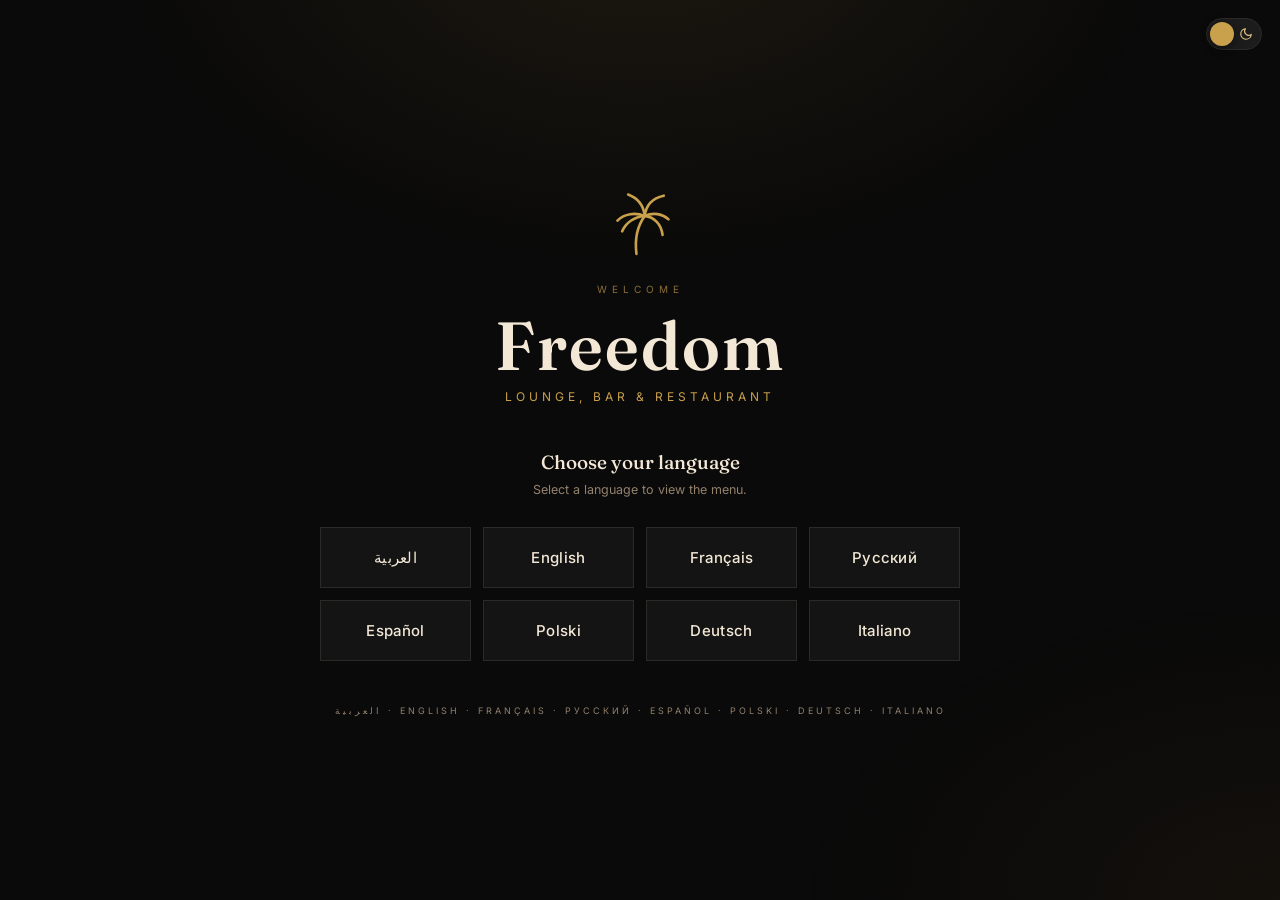
<file: index.html>
<!DOCTYPE html>
<html lang="en" id="htmlRoot">
<head>
<meta charset="UTF-8">
<meta name="viewport" content="width=device-width,initial-scale=1,viewport-fit=cover">
<meta name="theme-color" content="#0a0a0a" id="themeColorMeta">
<title>Freedom — Lounge, Bar &amp; Restaurant</title>
<link rel="stylesheet" href="style.css">
<script>
  (function () {
    var t = localStorage.getItem('freedom_theme') === 'light' ? 'light' : 'dark';
    document.documentElement.setAttribute('data-theme', t);
  })();
</script>
<style>
  /* Shown for the moment between tapping a language and the menu page
     taking over, so that tap feels responsive instead of dead —
     especially noticeable on a slow connection. */
  #pageLoader {
    position:fixed; inset:0; z-index:9999;
    display:flex; flex-direction:column; align-items:center; justify-content:center; gap:22px;
    background:#0a0a0a;
    opacity:0; visibility:hidden; pointer-events:none;
    transition:opacity .3s ease, visibility .3s ease;
  }
  :root[data-theme="light"] #pageLoader { background:#faf6ef; }
  #pageLoader.loader-visible { opacity:1; visibility:visible; pointer-events:all; }
  #pageLoader .loader-icon {
    width:46px; height:46px; color:#c9a04b;
    animation:loaderPulse 1.6s ease-in-out infinite;
  }
  :root[data-theme="light"] #pageLoader .loader-icon { color:#a97a2e; }
  #pageLoader .loader-bar {
    width:120px; height:3px; border-radius:3px; overflow:hidden;
    background:rgba(201,160,75,.18);
  }
  #pageLoader .loader-bar::after {
    content:''; display:block; width:40%; height:100%; border-radius:3px;
    background:#c9a04b;
    animation:loaderSlide 1.1s ease-in-out infinite;
  }
  :root[data-theme="light"] #pageLoader .loader-bar { background:rgba(169,122,46,.18); }
  :root[data-theme="light"] #pageLoader .loader-bar::after { background:#a97a2e; }
  @keyframes loaderPulse { 0%,100%{ opacity:.55; transform:scale(.94); } 50%{ opacity:1; transform:scale(1); } }
  @keyframes loaderSlide { 0%{ transform:translateX(-110%); } 100%{ transform:translateX(360%); } }
  #pageLoader .loader-msg {
    font-family:'Inter', sans-serif; font-size:14px; color:#cdb99c; text-align:center;
    max-width:260px; line-height:1.5;
  }
  #pageLoader .loader-retry {
    font-family:'Inter', sans-serif; font-size:14px; font-weight:600;
    color:#0a0a0a; background:#c9a04b; border:none; border-radius:8px;
    padding:10px 22px; cursor:pointer;
  }
  :root[data-theme="light"] #pageLoader .loader-retry { color:#faf6ef; background:#a97a2e; }
  #pageLoader.loader-error .loader-icon,
  #pageLoader.loader-error .loader-bar { display:none; }
</style>
</head>
<body>

<div id="pageLoader" aria-hidden="true">
  <svg class="loader-icon" viewBox="0 0 64 64" fill="none" xmlns="http://www.w3.org/2000/svg">
    <path d="M29 58c-1.5-12 0.5-23 7-32" stroke="currentColor" stroke-width="2.5" stroke-linecap="round"/>
    <path d="M36 26c-8-3-17-2-23 4" stroke="currentColor" stroke-width="2.5" stroke-linecap="round"/>
    <path d="M36 26c-9 1-16 6-19 13" stroke="currentColor" stroke-width="2.5" stroke-linecap="round"/>
    <path d="M36 26c1-9 7-15 16-17" stroke="currentColor" stroke-width="2.5" stroke-linecap="round"/>
    <path d="M36 26c7-3 15-2 20 3" stroke="currentColor" stroke-width="2.5" stroke-linecap="round"/>
    <path d="M36 26c-1-9-6-15-14-18" stroke="currentColor" stroke-width="2.5" stroke-linecap="round"/>
    <path d="M36 26c8 1 14 7 15 16" stroke="currentColor" stroke-width="2.5" stroke-linecap="round"/>
  </svg>
  <div class="loader-bar"></div>
  <div class="loader-msg" id="loaderMsg" hidden>Connection seems slow. Please check your internet and try again.</div>
  <button class="loader-retry" id="loaderRetry" type="button" hidden>Try again</button>
</div>

<button class="theme-toggle theme-toggle-standalone" id="themeToggle" type="button" aria-label="Switch between dark and light theme">
  <span class="theme-toggle-icon icon-sun">
    <svg viewBox="0 0 24 24" fill="none" stroke="currentColor" stroke-width="2" stroke-linecap="round"><circle cx="12" cy="12" r="4"/><path d="M12 2v2M12 20v2M4.9 4.9l1.4 1.4M17.7 17.7l1.4 1.4M2 12h2M20 12h2M4.9 19.1l1.4-1.4M17.7 6.3l1.4-1.4"/></svg>
  </span>
  <span class="theme-toggle-icon icon-moon">
    <svg viewBox="0 0 24 24" fill="none" stroke="currentColor" stroke-width="2" stroke-linecap="round" stroke-linejoin="round"><path d="M21 12.8A9 9 0 1111.2 3 7 7 0 0021 12.8z"/></svg>
  </span>
  <span class="theme-toggle-thumb" id="themeToggleThumb"></span>
</button>

<div class="intro-wrap">
  <svg class="intro-icon" viewBox="0 0 64 64" fill="none" xmlns="http://www.w3.org/2000/svg">
    <path d="M29 58c-1.5-12 0.5-23 7-32" stroke="currentColor" stroke-width="2.2" stroke-linecap="round"/>
    <path d="M36 26c-8-3-17-2-23 4" stroke="currentColor" stroke-width="2.2" stroke-linecap="round"/>
    <path d="M36 26c-9 1-16 6-19 13" stroke="currentColor" stroke-width="2.2" stroke-linecap="round"/>
    <path d="M36 26c1-9 7-15 16-17" stroke="currentColor" stroke-width="2.2" stroke-linecap="round"/>
    <path d="M36 26c7-3 15-2 20 3" stroke="currentColor" stroke-width="2.2" stroke-linecap="round"/>
    <path d="M36 26c-1-9-6-15-14-18" stroke="currentColor" stroke-width="2.2" stroke-linecap="round"/>
    <path d="M36 26c8 1 14 7 15 16" stroke="currentColor" stroke-width="2.2" stroke-linecap="round"/>
  </svg>

  <div class="intro-eyebrow" id="introEyebrow">Welcome</div>
  <div class="intro-title">Freedom</div>
  <div class="intro-tagline" id="introTagline">Lounge, Bar &amp; Restaurant</div>

  <div class="intro-prompt" id="introPrompt">Choose your language</div>
  <div class="intro-sub" id="introSub">Select a language to view the menu.</div>

  <div class="lang-grid" id="langGrid"></div>

  <div class="intro-foot" id="introFoot"></div>
</div>

<script src="i18n.js"></script>
<script>
const LANG_LIST = CafeI18n.LANGS;

const introEyebrow = document.getElementById('introEyebrow');
const introTagline = document.getElementById('introTagline');
const introPrompt  = document.getElementById('introPrompt');
const introSub     = document.getElementById('introSub');
const langGrid     = document.getElementById('langGrid');
const introFoot    = document.getElementById('introFoot');

/* Render the 6 language buttons, each labelled in its own language. */
langGrid.innerHTML = LANG_LIST.map(l => `
  <button class="lang-btn" data-code="${l.code}" type="button">
    <span class="lang-btn-native">${l.label}</span>
  </button>
`).join('');

/* Selecting a language only affects the menu page — the intro page
   itself always stays in English, regardless of which language is
   chosen for the menu (or Arabic being the menu's reference language
   internally). */
const pageLoader  = document.getElementById('pageLoader');
const loaderMsg   = document.getElementById('loaderMsg');
const loaderRetry = document.getElementById('loaderRetry');
let pendingCode = null;
let requestToken = 0;

function showLoading() {
  pageLoader.classList.remove('loader-error');
  loaderMsg.hidden = true;
  loaderRetry.hidden = true;
  pageLoader.classList.add('loader-visible');
}

function showLoadError() {
  pageLoader.classList.add('loader-error');
  loaderMsg.hidden = false;
  loaderRetry.hidden = false;
}

/* Confirms the menu page and its (large) menu-data file are actually
   reachable before navigating, instead of blindly changing pages —
   on a bad connection that blind navigation can hang or fail and
   strand the guest on a broken/blank page with no way back. Opened
   straight from disk (file://) skips the check, since fetch() can't
   read local files there and there's no "slow internet" to guard
   against in that case anyway. */
function goToMenu(code) {
  pendingCode = code;
  showLoading();
  const myToken = ++requestToken;

  if (location.protocol === 'file:') {
    window.location.href = 'menu.html';
    return;
  }

  const controller = new AbortController();
  const timeout = window.setTimeout(() => controller.abort(), 12000);

  Promise.all([
    fetch('menu.html', { signal: controller.signal }),
    fetch('i18n.js', { signal: controller.signal }),
  ])
    .then(([menuRes, dataRes]) => {
      window.clearTimeout(timeout);
      if (myToken !== requestToken) return; // superseded (e.g. came back via bfcache)
      if (!menuRes.ok || !dataRes.ok) throw new Error('bad response');
      window.location.href = 'menu.html';
    })
    .catch(() => {
      window.clearTimeout(timeout);
      if (myToken !== requestToken) return;
      showLoadError();
    });
}

langGrid.querySelectorAll('.lang-btn').forEach(btn => {
  const code = btn.dataset.code;
  btn.addEventListener('click', () => {
    CafeI18n.saveLang(code);
    goToMenu(code);
  });
});

loaderRetry.addEventListener('click', () => {
  if (pendingCode) goToMenu(pendingCode);
});

/* Guards against the browser's back/forward cache: hitting "back" from
   menu.html doesn't reload this page, it restores the exact DOM state
   it was frozen in — which, if a language was just tapped, is mid
   loading-screen. Without this, the guest would land back here stuck
   behind the loader until a second back-tap forced a real reload. */
window.addEventListener('pageshow', (e) => {
  if (e.persisted) {
    pendingCode = null;
    requestToken++; // invalidate any in-flight preload check from before we left
    pageLoader.classList.remove('loader-visible', 'loader-error');
    loaderMsg.hidden = true;
    loaderRetry.hidden = true;
    // The theme may have been changed on menu.html while we were away —
    // a bfcache restore doesn't re-run our head script, so re-sync it
    // from storage instead of showing whatever this page was frozen with.
    const theme = CafeI18n.getTheme();
    CafeI18n.applyTheme(theme);
    reflectThemeColor(theme);
  }
});

/* Little multilingual footer line cycling through "select a language" translations. */
introFoot.textContent = LANG_LIST.map(l => l.label).join(' · ');

/* ── Theme toggle ── */
const themeToggle = document.getElementById('themeToggle');
const themeColorMeta = document.getElementById('themeColorMeta');

function reflectThemeColor(theme) {
  themeColorMeta.setAttribute('content', theme === 'light' ? '#faf6ef' : '#0a0a0a');
}

reflectThemeColor(CafeI18n.getTheme());

themeToggle.addEventListener('click', () => {
  const next = CafeI18n.getTheme() === 'light' ? 'dark' : 'light';
  CafeI18n.saveTheme(next);
  CafeI18n.applyTheme(next);
  reflectThemeColor(next);
});
</script>
</body>
</html>
</file>
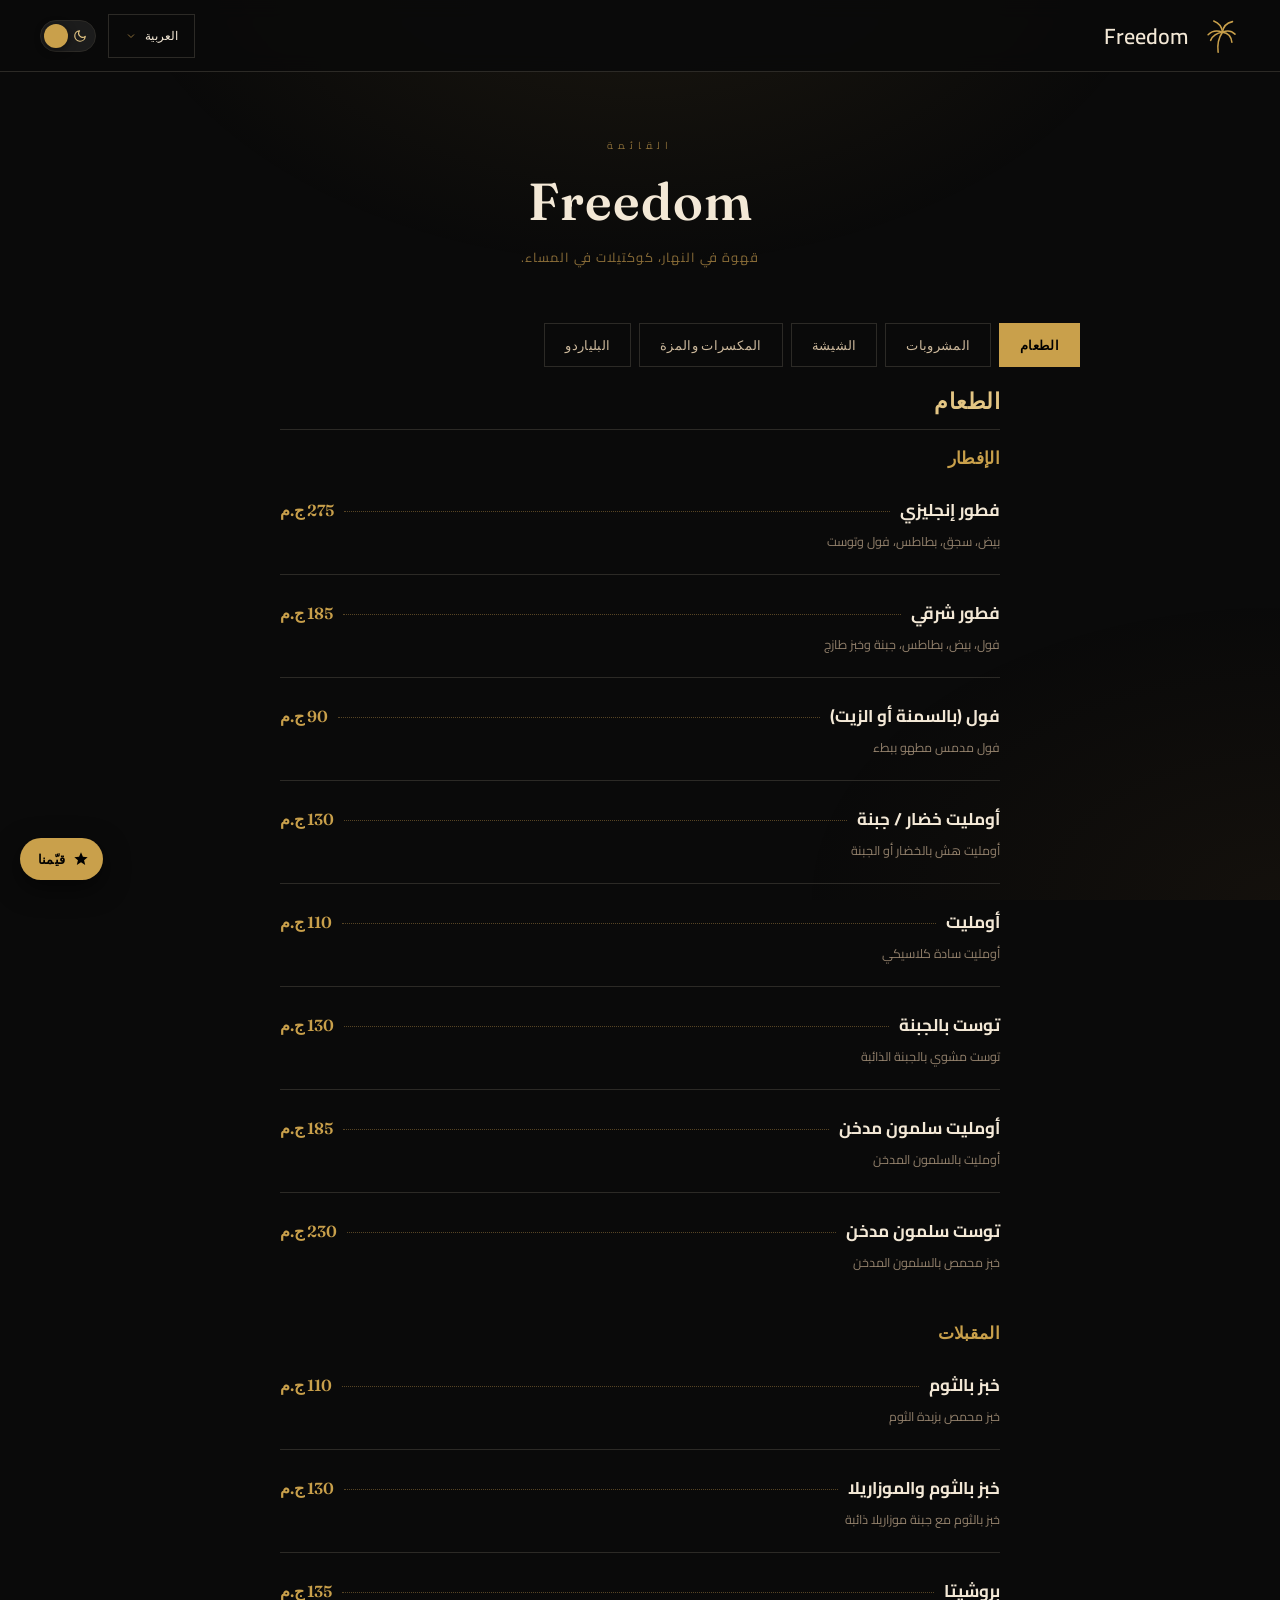
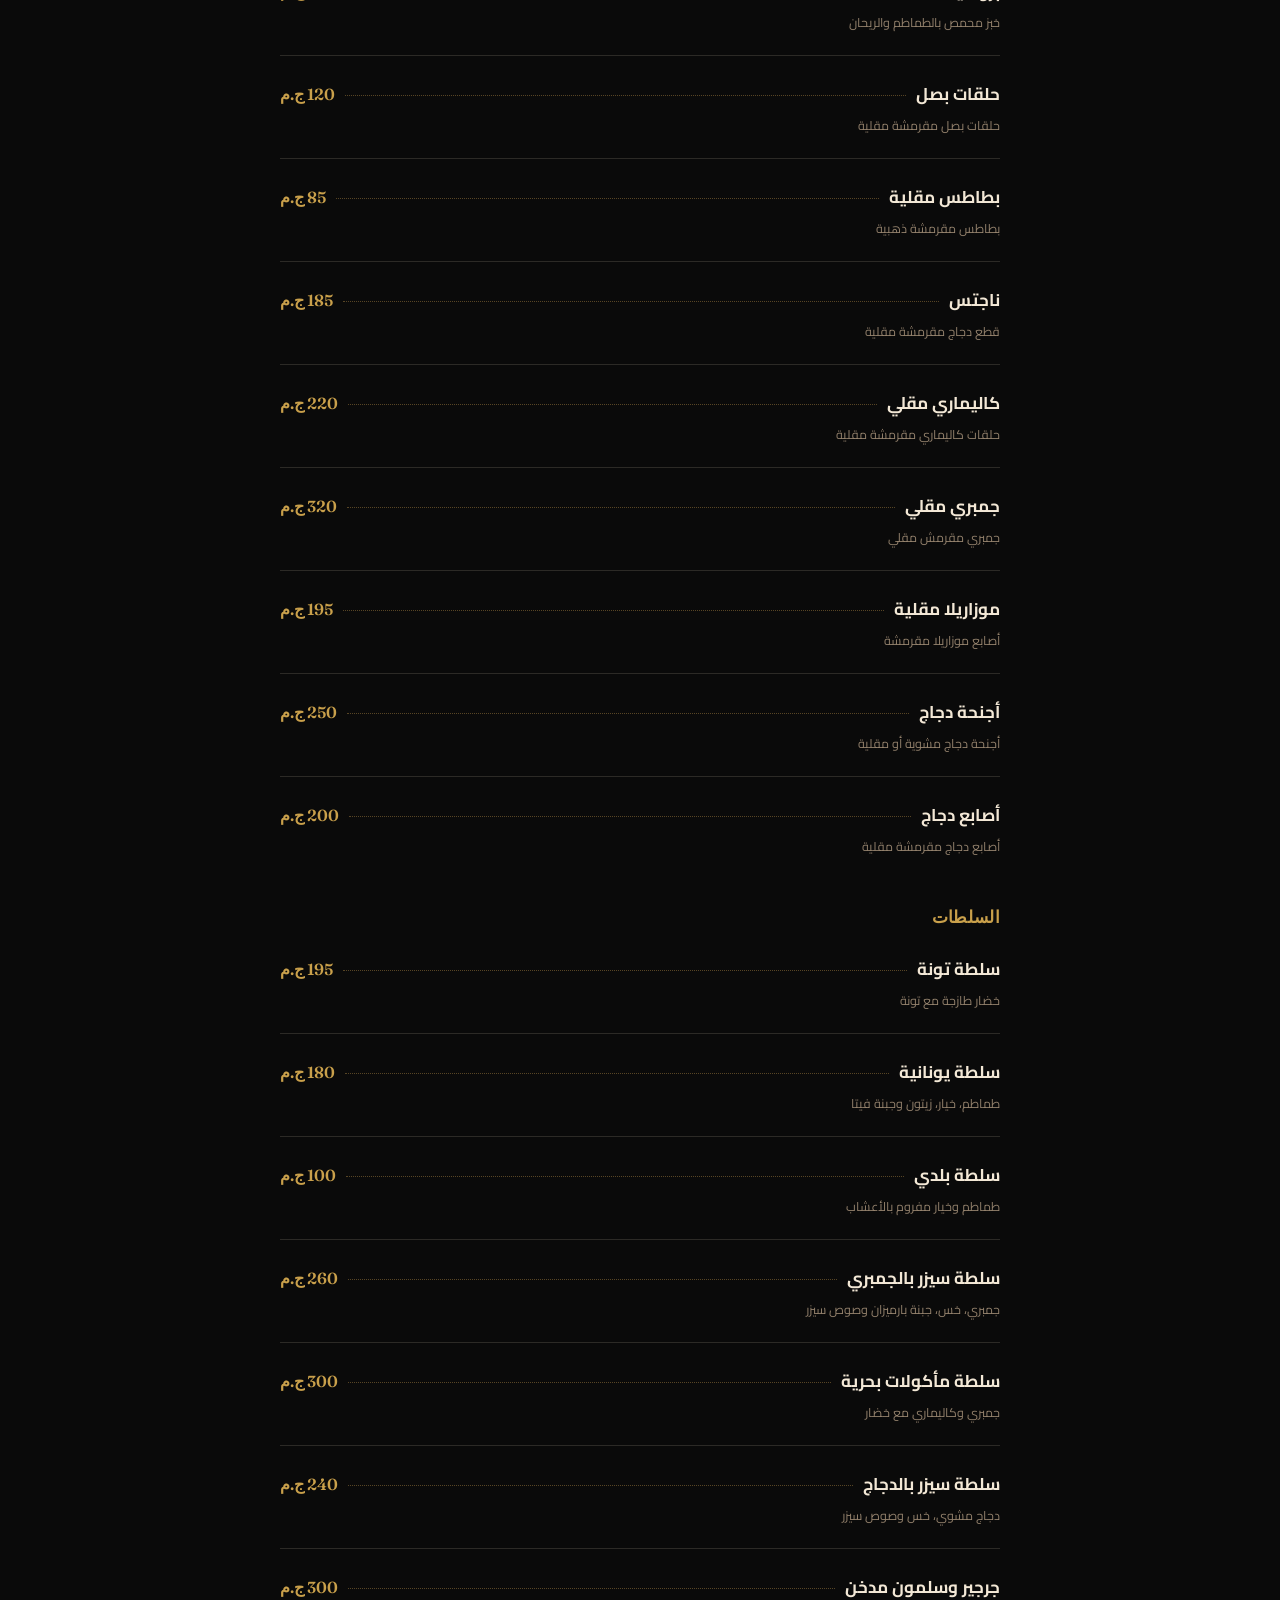
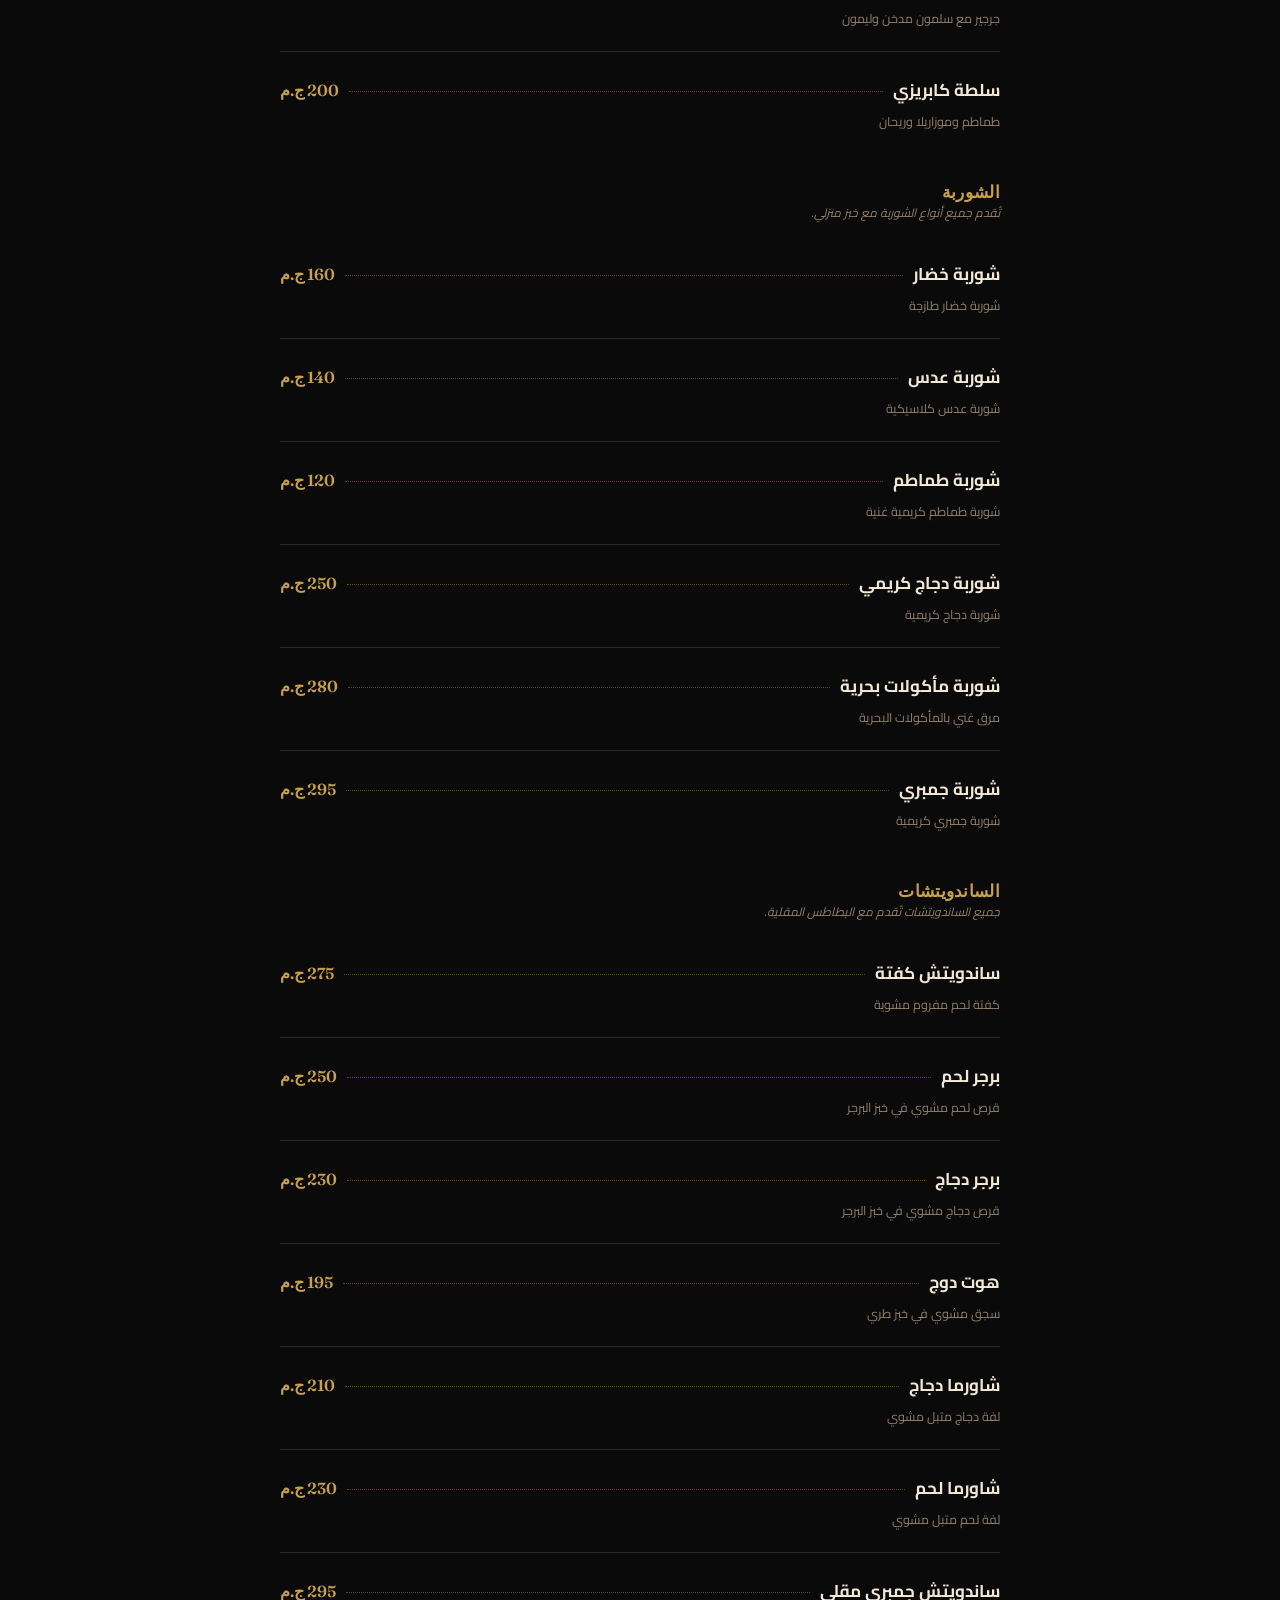
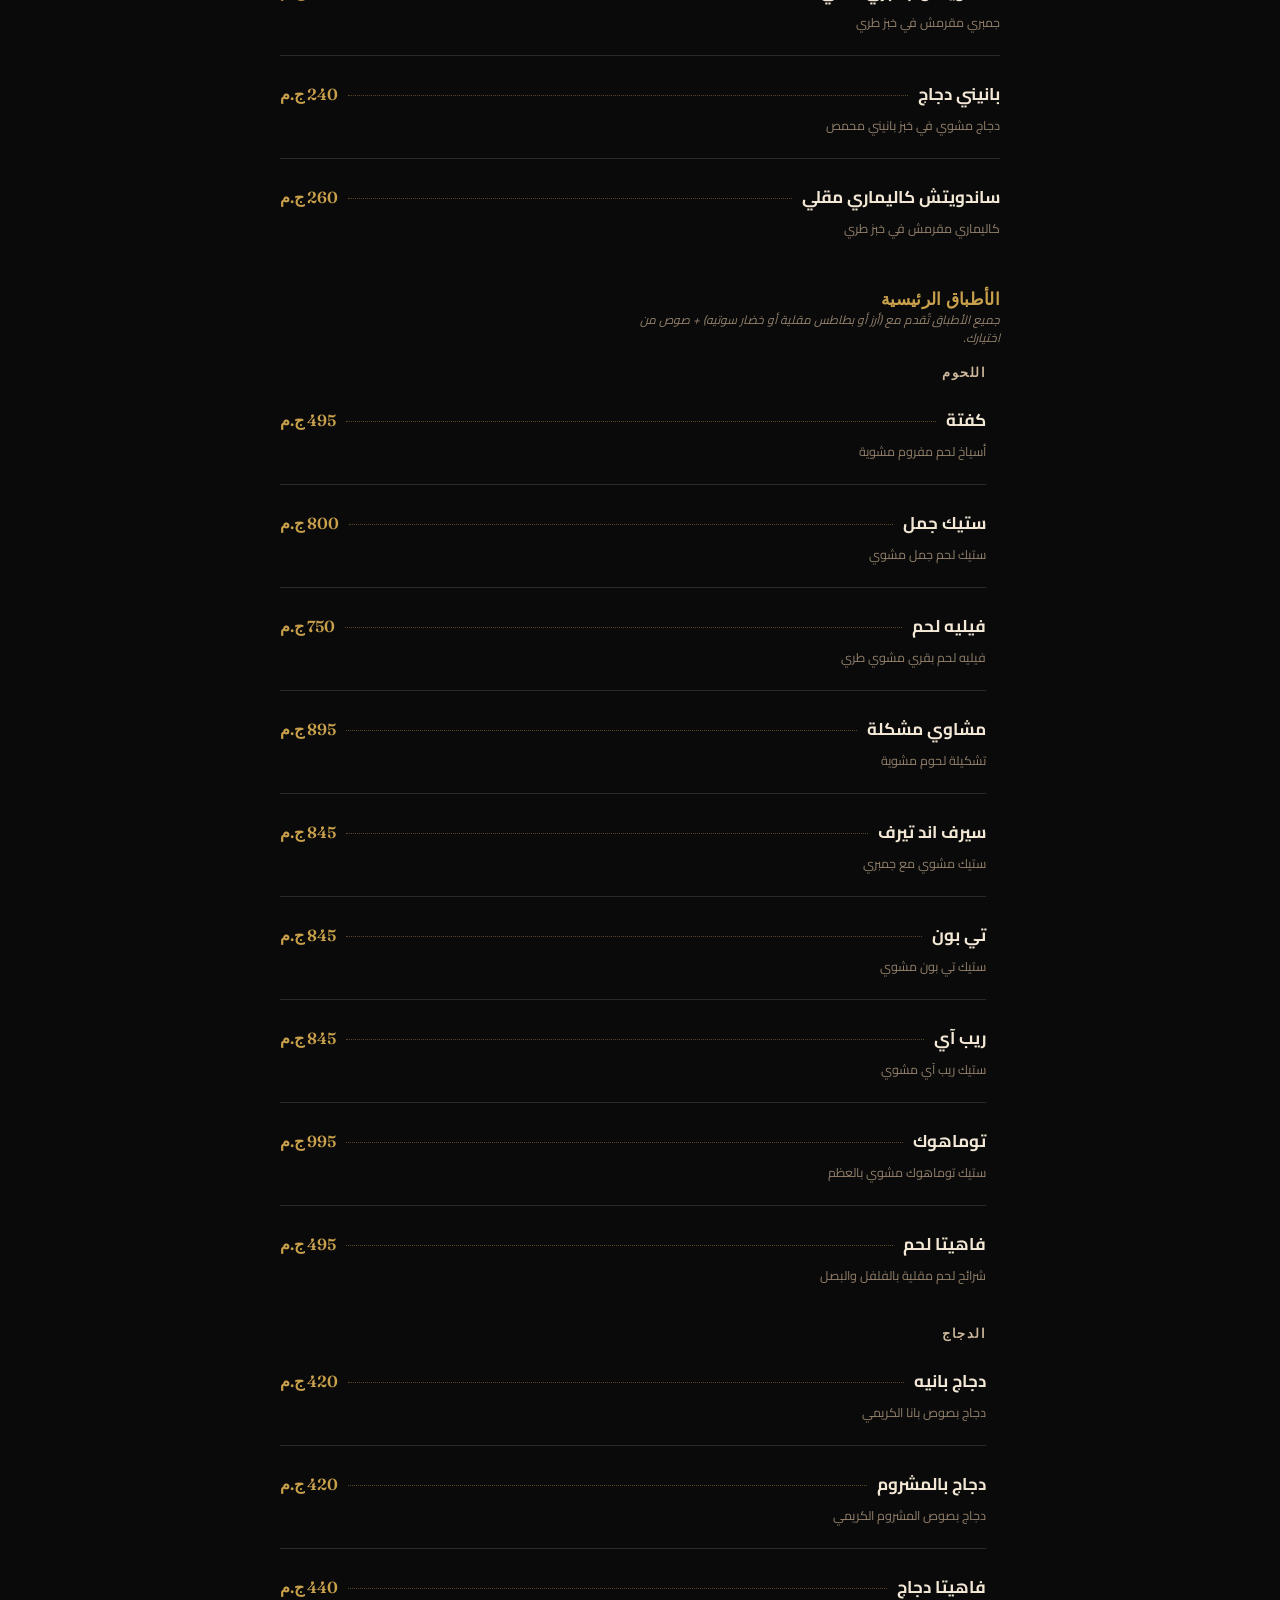
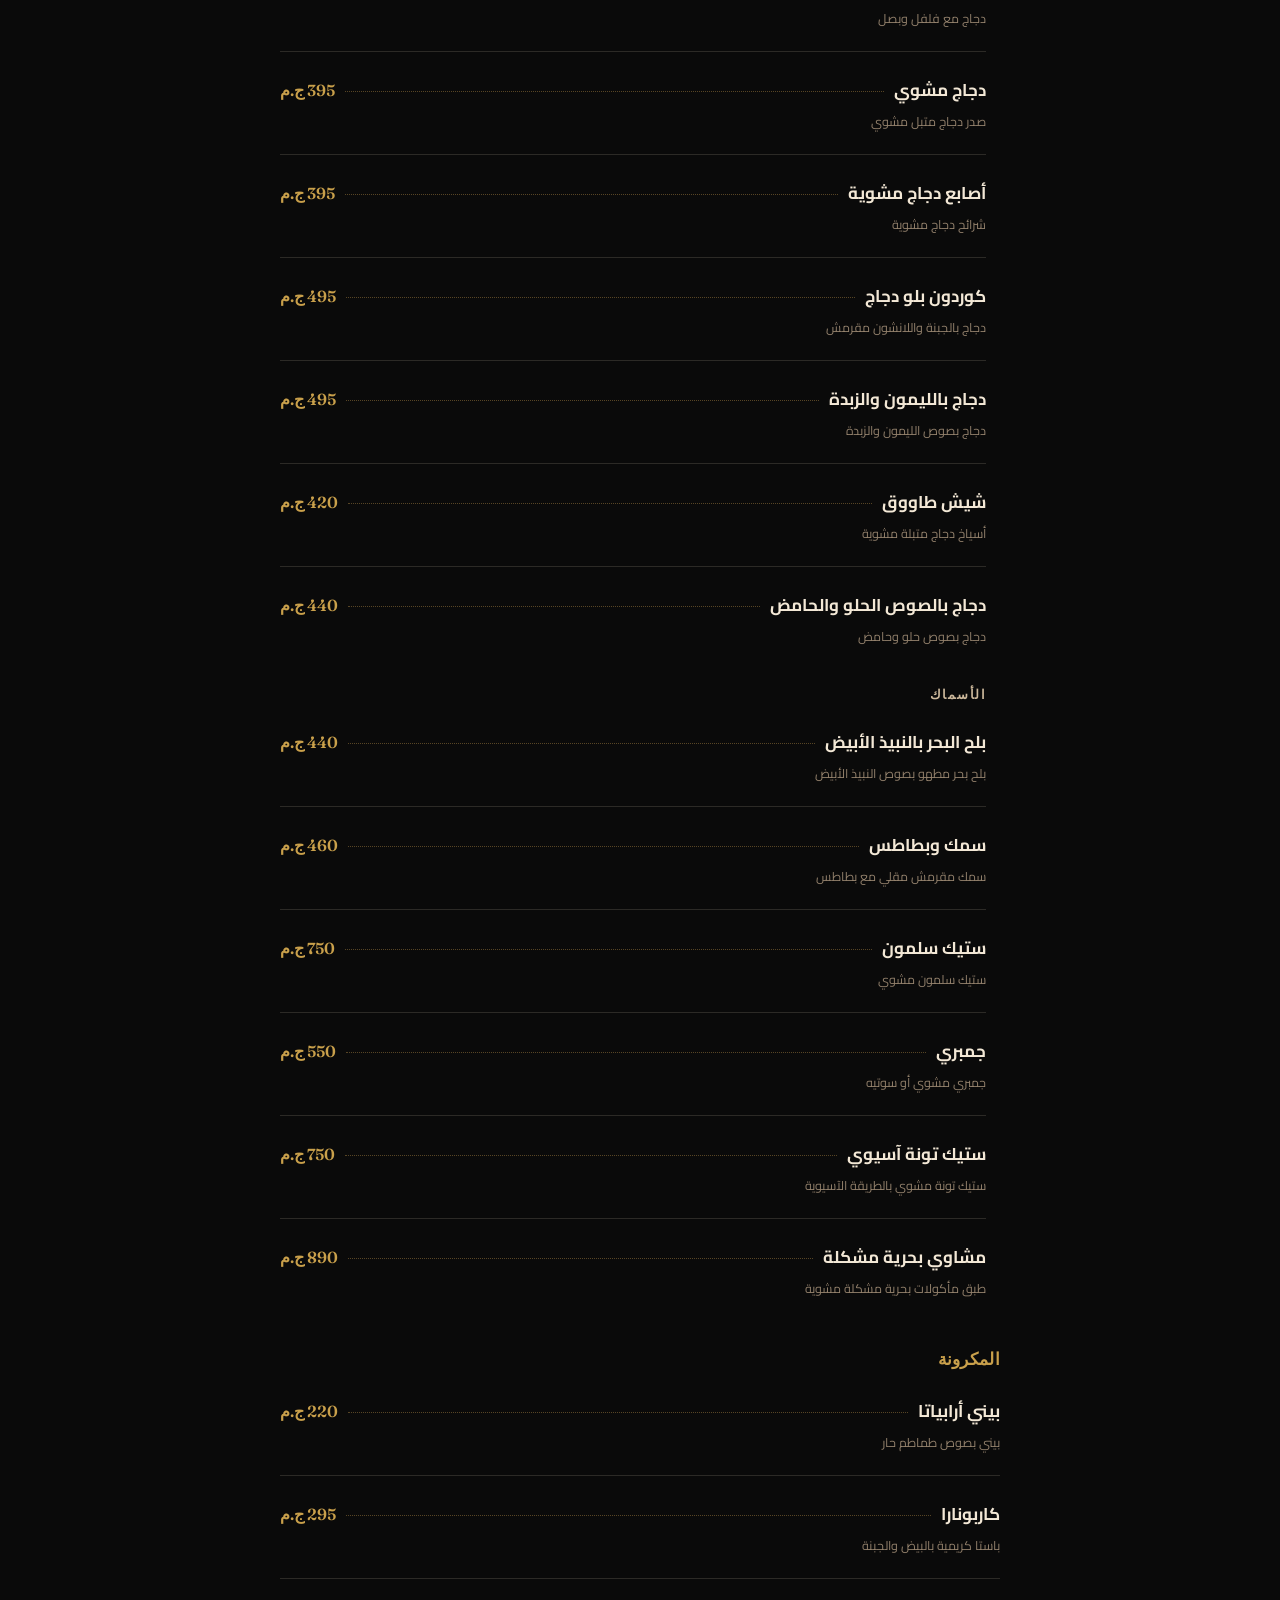
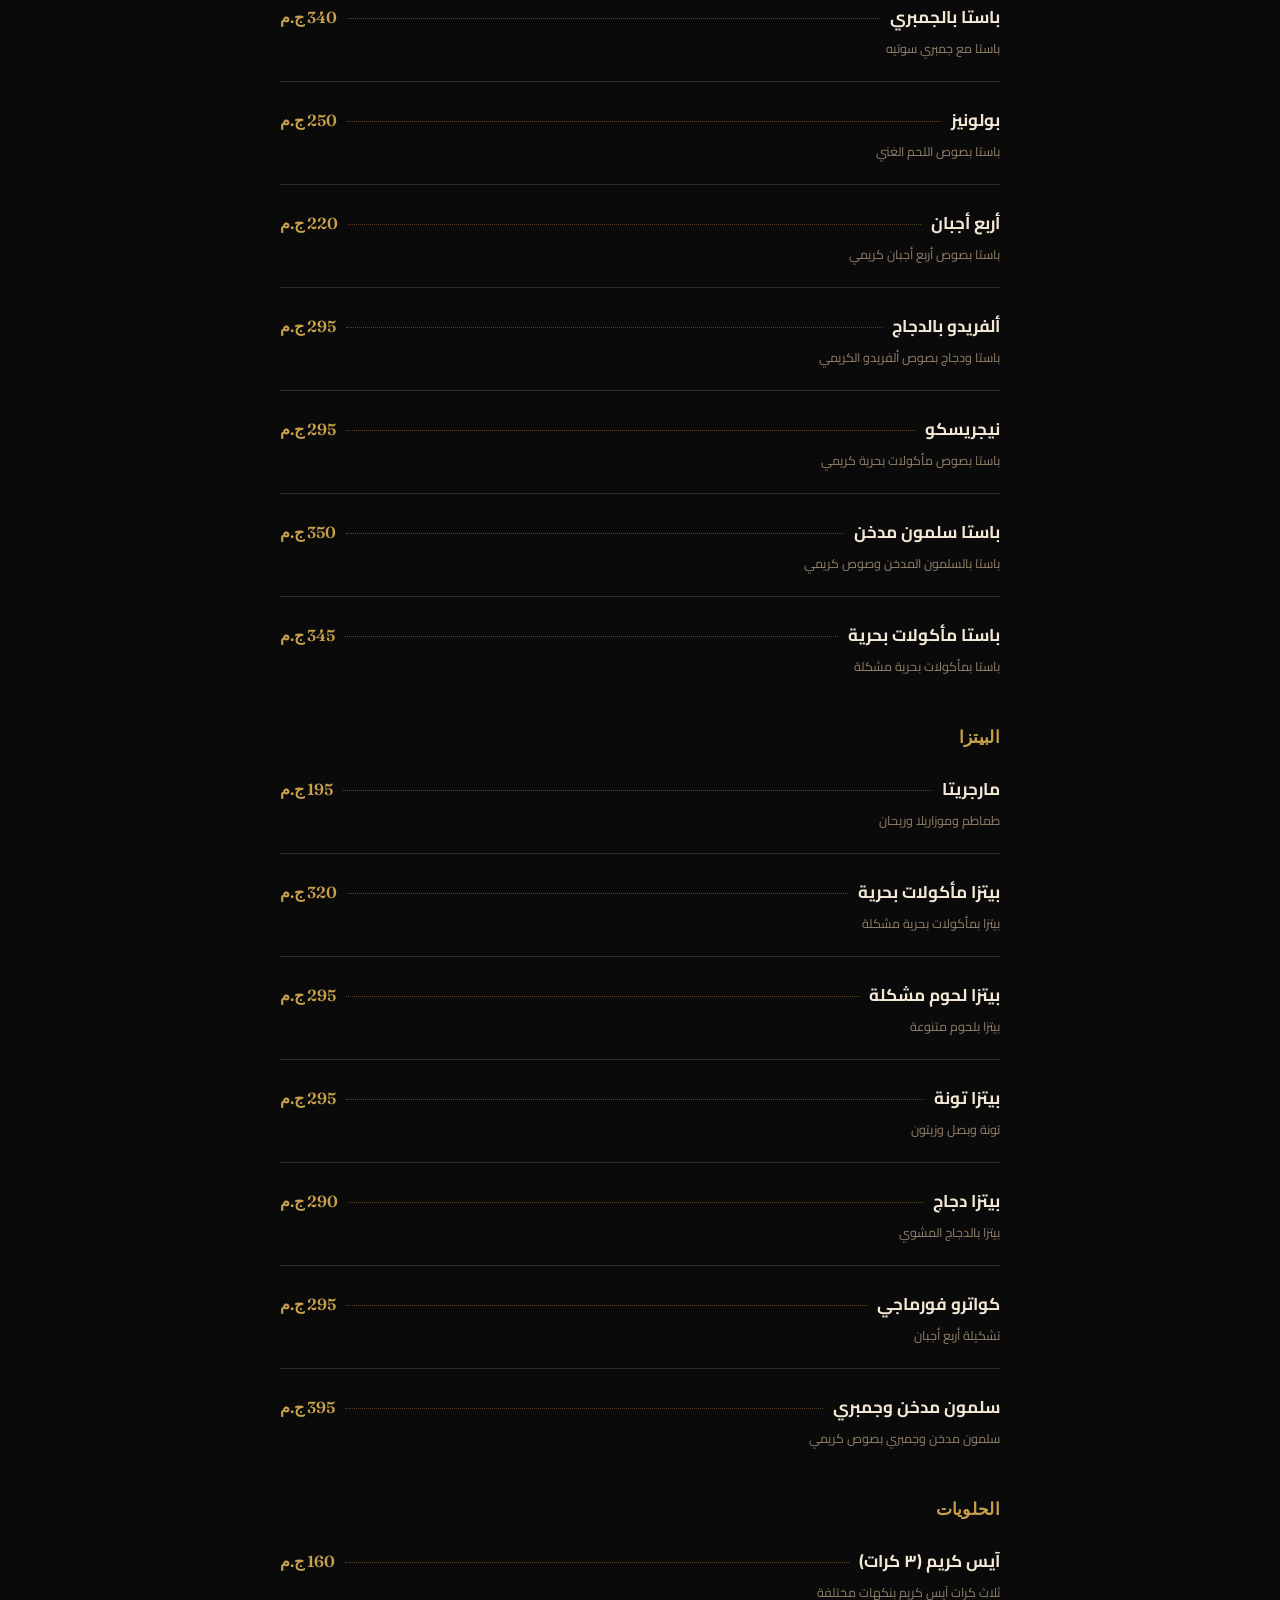
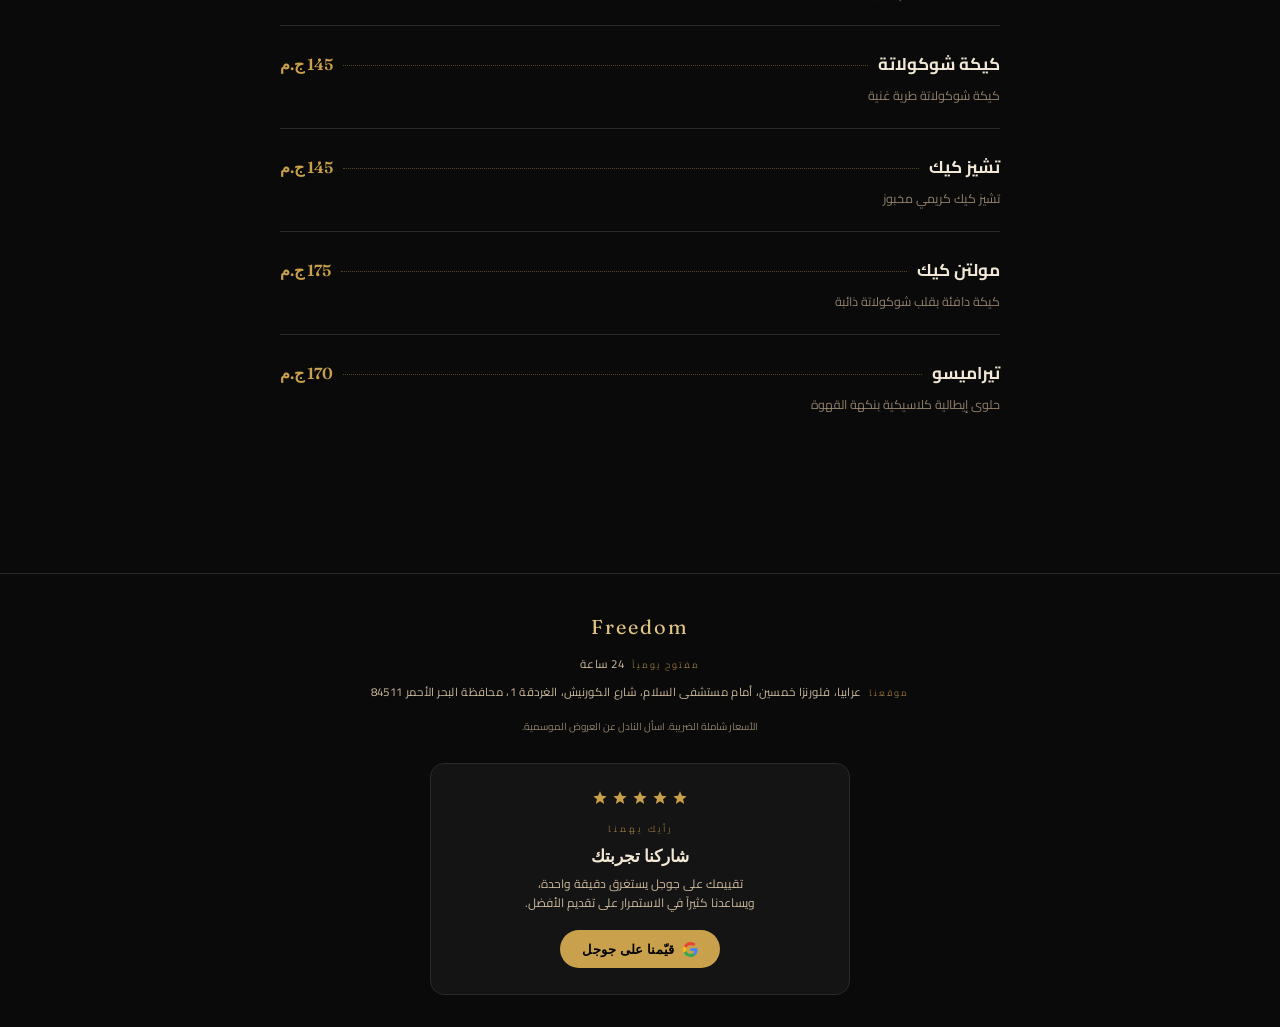
<file: menu.html>
<!DOCTYPE html>
<html lang="en" id="htmlRoot">
<head>
<meta charset="UTF-8">
<meta name="viewport" content="width=device-width,initial-scale=1,viewport-fit=cover">
<meta name="theme-color" content="#0a0a0a" id="themeColorMeta">
<title>Freedom — Menu</title>
<link rel="stylesheet" href="style.css">
<script>
  (function () {
    var t = localStorage.getItem('freedom_theme') === 'light' ? 'light' : 'dark';
    document.documentElement.setAttribute('data-theme', t);
    // Arabic is the reference/default language, so set lang/dir before
    // first paint to avoid a flash of LTR layout on load.
    var l = localStorage.getItem('freedom_lang') || 'ar';
    document.documentElement.setAttribute('lang', l);
    document.documentElement.setAttribute('dir', l === 'ar' ? 'rtl' : 'ltr');
  })();
</script>
<!-- Critical, inline (no extra network request) so this paints instantly
     even before style.css / i18n.js finish downloading on a slow
     connection — that's the "frozen blank screen" this replaces. -->
<style>
  #pageLoader {
    position:fixed; inset:0; z-index:9999;
    display:flex; flex-direction:column; align-items:center; justify-content:center; gap:22px;
    background:#0a0a0a;
    transition:opacity .45s ease, visibility .45s ease;
  }
  :root[data-theme="light"] #pageLoader { background:#faf6ef; }
  #pageLoader.loader-hidden { opacity:0; visibility:hidden; pointer-events:none; }
  #pageLoader .loader-icon {
    width:46px; height:46px; color:#c9a04b;
    animation:loaderPulse 1.6s ease-in-out infinite;
  }
  :root[data-theme="light"] #pageLoader .loader-icon { color:#a97a2e; }
  #pageLoader .loader-bar {
    width:120px; height:3px; border-radius:3px; overflow:hidden;
    background:rgba(201,160,75,.18);
  }
  #pageLoader .loader-bar::after {
    content:''; display:block; width:40%; height:100%; border-radius:3px;
    background:#c9a04b;
    animation:loaderSlide 1.1s ease-in-out infinite;
  }
  :root[data-theme="light"] #pageLoader .loader-bar { background:rgba(169,122,46,.18); }
  :root[data-theme="light"] #pageLoader .loader-bar::after { background:#a97a2e; }
  @keyframes loaderPulse { 0%,100%{ opacity:.55; transform:scale(.94); } 50%{ opacity:1; transform:scale(1); } }
  @keyframes loaderSlide { 0%{ transform:translateX(-110%); } 100%{ transform:translateX(360%); } }
</style>
</head>
<body>

<div id="pageLoader" aria-hidden="true">
  <svg class="loader-icon" viewBox="0 0 64 64" fill="none" xmlns="http://www.w3.org/2000/svg">
    <path d="M29 58c-1.5-12 0.5-23 7-32" stroke="currentColor" stroke-width="2.5" stroke-linecap="round"/>
    <path d="M36 26c-8-3-17-2-23 4" stroke="currentColor" stroke-width="2.5" stroke-linecap="round"/>
    <path d="M36 26c-9 1-16 6-19 13" stroke="currentColor" stroke-width="2.5" stroke-linecap="round"/>
    <path d="M36 26c1-9 7-15 16-17" stroke="currentColor" stroke-width="2.5" stroke-linecap="round"/>
    <path d="M36 26c7-3 15-2 20 3" stroke="currentColor" stroke-width="2.5" stroke-linecap="round"/>
    <path d="M36 26c-1-9-6-15-14-18" stroke="currentColor" stroke-width="2.5" stroke-linecap="round"/>
    <path d="M36 26c8 1 14 7 15 16" stroke="currentColor" stroke-width="2.5" stroke-linecap="round"/>
  </svg>
  <div class="loader-bar"></div>
</div>
<script>
  // Safety net: if i18n.js fails to load or hangs on a very slow
  // connection, never leave the guest staring at the loader forever.
  window.setTimeout(() => {
    const l = document.getElementById('pageLoader');
    if (l) l.classList.add('loader-hidden');
  }, 12000);
</script>

<nav class="site-nav">
  <a class="brand-mark" href="index.html">
    <svg class="brand-icon" viewBox="0 0 64 64" fill="none" xmlns="http://www.w3.org/2000/svg">
      <path d="M29 58c-1.5-12 0.5-23 7-32" stroke="currentColor" stroke-width="2.5" stroke-linecap="round"/>
      <path d="M36 26c-8-3-17-2-23 4" stroke="currentColor" stroke-width="2.5" stroke-linecap="round"/>
      <path d="M36 26c-9 1-16 6-19 13" stroke="currentColor" stroke-width="2.5" stroke-linecap="round"/>
      <path d="M36 26c1-9 7-15 16-17" stroke="currentColor" stroke-width="2.5" stroke-linecap="round"/>
      <path d="M36 26c7-3 15-2 20 3" stroke="currentColor" stroke-width="2.5" stroke-linecap="round"/>
      <path d="M36 26c-1-9-6-15-14-18" stroke="currentColor" stroke-width="2.5" stroke-linecap="round"/>
      <path d="M36 26c8 1 14 7 15 16" stroke="currentColor" stroke-width="2.5" stroke-linecap="round"/>
    </svg>
    <span>
      <span class="brand-word" id="brandWord">Freedom</span>
    </span>
  </a>

  <div class="nav-actions">
    <div class="lang-switch" id="langSwitch">
      <button class="lang-switch-btn" id="langSwitchBtn" type="button">
        <span id="langSwitchLabel">English</span>
        <svg viewBox="0 0 24 24" fill="none" stroke="currentColor" stroke-width="2"><path d="M6 9l6 6 6-6"/></svg>
      </button>
      <div class="lang-switch-menu" id="langSwitchMenu"></div>
    </div>

    <button class="theme-toggle" id="themeToggle" type="button" aria-label="Switch between dark and light theme">
      <span class="theme-toggle-icon icon-sun">
        <svg viewBox="0 0 24 24" fill="none" stroke="currentColor" stroke-width="2" stroke-linecap="round"><circle cx="12" cy="12" r="4"/><path d="M12 2v2M12 20v2M4.9 4.9l1.4 1.4M17.7 17.7l1.4 1.4M2 12h2M20 12h2M4.9 19.1l1.4-1.4M17.7 6.3l1.4-1.4"/></svg>
      </span>
      <span class="theme-toggle-icon icon-moon">
        <svg viewBox="0 0 24 24" fill="none" stroke="currentColor" stroke-width="2" stroke-linecap="round" stroke-linejoin="round"><path d="M21 12.8A9 9 0 1111.2 3 7 7 0 0021 12.8z"/></svg>
      </span>
      <span class="theme-toggle-thumb" id="themeToggleThumb"></span>
    </button>
  </div>
</nav>

<header class="menu-hero">
  <div class="menu-hero-eyebrow" id="menuHeroEyebrow">Menu</div>
  <div class="menu-hero-title" id="menuHeroTitle">Freedom</div>
  <div class="menu-hero-sub" id="menuHeroSub">Roasted daily, served with care.</div>
</header>

<div class="cat-tabs" id="catTabs"></div>

<main class="menu-body" id="menuBody"></main>

<footer class="site-foot">
  <div class="foot-brand" id="footBrand">Freedom</div>
  <div class="foot-row"><span class="label" id="footHoursLabel">Open daily</span><span id="footHoursValue">8:00 – 22:00</span></div>
  <div class="foot-row"><span class="label" id="footAddressLabel">Find us</span><span id="footAddressValue">123 Coffee Street, Giza</span></div>
  <div class="foot-note" id="footNote">Prices include tax. Ask your server about seasonal specials.</div>

  <div class="footer-review" id="footerReview">
    <div class="footer-review-stars" aria-hidden="true">
      <svg viewBox="0 0 24 24" fill="currentColor"><path d="M12 2l2.9 6.6 7.1.6-5.4 4.7 1.7 7-6.3-3.9-6.3 3.9 1.7-7-5.4-4.7 7.1-.6z"/></svg>
      <svg viewBox="0 0 24 24" fill="currentColor"><path d="M12 2l2.9 6.6 7.1.6-5.4 4.7 1.7 7-6.3-3.9-6.3 3.9 1.7-7-5.4-4.7 7.1-.6z"/></svg>
      <svg viewBox="0 0 24 24" fill="currentColor"><path d="M12 2l2.9 6.6 7.1.6-5.4 4.7 1.7 7-6.3-3.9-6.3 3.9 1.7-7-5.4-4.7 7.1-.6z"/></svg>
      <svg viewBox="0 0 24 24" fill="currentColor"><path d="M12 2l2.9 6.6 7.1.6-5.4 4.7 1.7 7-6.3-3.9-6.3 3.9 1.7-7-5.4-4.7 7.1-.6z"/></svg>
      <svg viewBox="0 0 24 24" fill="currentColor"><path d="M12 2l2.9 6.6 7.1.6-5.4 4.7 1.7 7-6.3-3.9-6.3 3.9 1.7-7-5.4-4.7 7.1-.6z"/></svg>
    </div>
    <div class="footer-review-eyebrow" id="footerReviewEyebrow">We'd love your feedback</div>
    <div class="footer-review-title" id="footerReviewTitle">Tell us how it went</div>
    <p class="footer-review-text" id="footerReviewText">A review takes less than a minute and genuinely helps us keep getting better.</p>
    <a class="footer-review-cta" id="footerReviewCta" href="#" target="_blank" rel="noopener">
      <svg viewBox="0 0 48 48"><path fill="#EA4335" d="M24 9.5c3.54 0 6.71 1.22 9.21 3.6l6.85-6.85C35.9 2.38 30.47 0 24 0 14.62 0 6.51 5.38 2.56 13.22l7.98 6.19C12.43 13.72 17.74 9.5 24 9.5z"/><path fill="#4285F4" d="M46.98 24.55c0-1.57-.15-3.09-.38-4.55H24v9.02h12.94c-.58 2.9-2.26 5.36-4.78 7.18l7.73 6c4.51-4.18 7.09-10.36 7.09-17.65z"/><path fill="#FBBC05" d="M10.53 28.59c-.48-1.45-.76-2.99-.76-4.59s.27-3.14.76-4.59l-7.98-6.19C.92 16.46 0 20.12 0 24c0 3.88.92 7.54 2.56 10.78l7.97-6.19z"/><path fill="#34A853" d="M24 48c6.48 0 11.93-2.13 15.89-5.81l-7.73-6c-2.15 1.45-4.92 2.3-8.16 2.3-6.26 0-11.57-4.22-13.47-9.91l-7.98 6.19C6.51 42.62 14.62 48 24 48z"/></svg>
      <span id="footerReviewCtaLabel">Rate us on Google</span>
    </a>
  </div>
</footer>

<button class="review-fab" id="reviewFab" type="button">
  <svg viewBox="0 0 24 24" fill="currentColor"><path d="M12 2l2.9 6.6 7.1.6-5.4 4.7 1.7 7-6.3-3.9-6.3 3.9 1.7-7-5.4-4.7 7.1-.6z"/></svg>
  <span id="reviewFabLabel">Rate us</span>
</button>

<div class="review-toast" id="reviewToast" role="dialog" aria-live="polite">
  <button class="review-toast-close" id="reviewToastClose" type="button" aria-label="Close">
    <svg viewBox="0 0 24 24" fill="none" stroke="currentColor" stroke-width="2" stroke-linecap="round"><path d="M6 6l12 12M18 6L6 18"/></svg>
  </button>
  <div class="review-toast-head">
    <div class="review-toast-icon" aria-hidden="true">
      <svg viewBox="0 0 24 24" fill="currentColor"><path d="M12 2l2.9 6.6 7.1.6-5.4 4.7 1.7 7-6.3-3.9-6.3 3.9 1.7-7-5.4-4.7 7.1-.6z"/></svg>
    </div>
    <div class="review-toast-title" id="reviewToastTitle">Enjoying your evening?</div>
  </div>
  <p class="review-toast-text" id="reviewToastText">A quick word from you on Google would mean a lot to us.</p>
  <div class="review-toast-actions">
    <a class="review-toast-cta" id="reviewToastCta" href="#" target="_blank" rel="noopener">
      <svg viewBox="0 0 48 48"><path fill="#EA4335" d="M24 9.5c3.54 0 6.71 1.22 9.21 3.6l6.85-6.85C35.9 2.38 30.47 0 24 0 14.62 0 6.51 5.38 2.56 13.22l7.98 6.19C12.43 13.72 17.74 9.5 24 9.5z"/><path fill="#4285F4" d="M46.98 24.55c0-1.57-.15-3.09-.38-4.55H24v9.02h12.94c-.58 2.9-2.26 5.36-4.78 7.18l7.73 6c4.51-4.18 7.09-10.36 7.09-17.65z"/><path fill="#FBBC05" d="M10.53 28.59c-.48-1.45-.76-2.99-.76-4.59s.27-3.14.76-4.59l-7.98-6.19C.92 16.46 0 20.12 0 24c0 3.88.92 7.54 2.56 10.78l7.97-6.19z"/><path fill="#34A853" d="M24 48c6.48 0 11.93-2.13 15.89-5.81l-7.73-6c-2.15 1.45-4.92 2.3-8.16 2.3-6.26 0-11.57-4.22-13.47-9.91l-7.98 6.19C6.51 42.62 14.62 48 24 48z"/></svg>
      <span id="reviewToastCtaLabel">Leave a review</span>
    </a>
    <button class="review-toast-later" id="reviewToastLater" type="button">Maybe later</button>
  </div>
</div>

<script src="i18n.js"></script>
<script>
const LANG_LIST = CafeI18n.LANGS;
const MENU_DATA = CafeI18n.menuData;

let lang = CafeI18n.getLang() || 'ar'; // Arabic is the reference/default language
CafeI18n.applyDocumentDirection(lang);

const brandWord      = document.getElementById('brandWord');
const langSwitch      = document.getElementById('langSwitch');
const langSwitchBtn   = document.getElementById('langSwitchBtn');
const langSwitchLabel = document.getElementById('langSwitchLabel');
const langSwitchMenu  = document.getElementById('langSwitchMenu');
const menuHero        = document.querySelector('.menu-hero');
const siteFoot        = document.querySelector('.site-foot');
const menuHeroEyebrow = document.getElementById('menuHeroEyebrow');
const menuHeroTitle   = document.getElementById('menuHeroTitle');
const menuHeroSub     = document.getElementById('menuHeroSub');
const catTabs         = document.getElementById('catTabs');
const menuBody        = document.getElementById('menuBody');
const footBrand       = document.getElementById('footBrand');
const footHoursLabel  = document.getElementById('footHoursLabel');
const footHoursValue  = document.getElementById('footHoursValue');
const footAddressLabel= document.getElementById('footAddressLabel');
const footAddressValue= document.getElementById('footAddressValue');
const footNote        = document.getElementById('footNote');

const footerReviewEyebrow = document.getElementById('footerReviewEyebrow');
const footerReviewTitle   = document.getElementById('footerReviewTitle');
const footerReviewText    = document.getElementById('footerReviewText');
const footerReviewCta     = document.getElementById('footerReviewCta');
const footerReviewCtaLabel= document.getElementById('footerReviewCtaLabel');
const reviewFab        = document.getElementById('reviewFab');
const reviewFabLabel    = document.getElementById('reviewFabLabel');
const reviewToast       = document.getElementById('reviewToast');
const reviewToastTitle   = document.getElementById('reviewToastTitle');
const reviewToastText    = document.getElementById('reviewToastText');
const reviewToastCta     = document.getElementById('reviewToastCta');
const reviewToastCtaLabel= document.getElementById('reviewToastCtaLabel');
const reviewToastLater   = document.getElementById('reviewToastLater');
const reviewToastClose   = document.getElementById('reviewToastClose');

footerReviewCta.href = CafeI18n.GOOGLE_REVIEW_URL;
reviewToastCta.href  = CafeI18n.GOOGLE_REVIEW_URL;

let activeCat = null;

function renderLangMenu() {
  langSwitchMenu.innerHTML = LANG_LIST.map(l => `
    <button class="lang-switch-item${l.code === lang ? ' active' : ''}" data-code="${l.code}" type="button">
      <span>${l.label}</span>
    </button>
  `).join('');
  langSwitchMenu.querySelectorAll('.lang-switch-item').forEach(item => {
    item.addEventListener('click', () => {
      setLang(item.dataset.code);
      langSwitch.classList.remove('open');
    });
  });
}

function renderTabs() {
  const cats = MENU_DATA[lang];
  catTabs.innerHTML = cats.map(c => `
    <button class="cat-tab${c.id === activeCat ? ' active' : ''}" data-id="${c.id}" type="button">${c.name}</button>
  `).join('');
  catTabs.querySelectorAll('.cat-tab').forEach(tab => {
    tab.addEventListener('click', () => switchCategory(tab.dataset.id));
  });
}

/* Renders a category's optional one-line hint (only if non-empty for
   this language) right under its name — this is where the
   CATEGORY_HINTS text from i18n.js shows up for guests. */
function renderHint(hint) {
  return hint ? `<p class="menu-hint">${hint}</p>` : '';
}

function renderItems(items, currency) {
  if (!items.length) {
    return `<p class="menu-coming-soon">${CafeI18n.t('menu_coming_soon', lang)}</p>`;
  }
  return items.map(item => `
    <div class="menu-item">
      <div class="menu-item-row">
        <span class="menu-item-name">${item.name}</span>
        <span class="menu-item-leader"></span>
        <span class="menu-item-price">${item.price} ${currency}</span>
      </div>
      <p class="menu-item-desc">${item.desc}</p>
    </div>
  `).join('');
}

/* Renders a category at any depth: level 1 = top-level section (Food,
   Drinks, Shisha Pipes...), level 2 = subcategory (Breakfast, Hot
   Drinks...), level 3 = sub-subcategory (Meat, Chicken, Fish under Main
   Dishes). Only level-1 sections get the scroll-target id used by tabs. */
function renderCategory(cat, level, currency) {
  const headingTag   = level === 1 ? 'h2' : level === 2 ? 'h3' : 'h4';
  const headingClass = level === 1 ? 'menu-section-title' : level === 2 ? 'menu-subsection-title' : 'menu-subsubsection-title';
  const wrapTag       = level === 1 ? 'section' : 'div';
  const wrapClass     = level === 1 ? 'menu-section' : level === 2 ? 'menu-subsection' : 'menu-subsubsection';
  const idAttr        = level === 1 ? ` id="sec-${cat.id}"` : '';
  const body = cat.children
    ? cat.children.map(child => renderCategory(child, level + 1, currency)).join('')
    : renderItems(cat.items || [], currency);
  return `<${wrapTag} class="${wrapClass}"${idAttr}>
      <${headingTag} class="${headingClass}">${cat.name}</${headingTag}>
      ${renderHint(cat.hint)}
      ${body}
    </${wrapTag}>`;
}

function renderMenu() {
  const cats = MENU_DATA[lang];
  const currency = CafeI18n.t('currency', lang);
  const active = cats.find(c => c.id === activeCat) || cats[0];
  menuBody.innerHTML = renderCategory(active, 1, currency);
}

/* Tells the browser how much space the sticky nav + tab bar actually
   take up right now (tab-bar height isn't fixed — longer translated
   labels can wrap to two lines) so that scrolling "to the top" of the
   menu body lands just below the sticky header instead of underneath
   it. Recalculated on every switch since it can change per language. */
function updateStickyOffset() {
  const nav = document.querySelector('nav.site-nav');
  const navH = nav ? nav.getBoundingClientRect().height : 0;
  const tabsH = catTabs.getBoundingClientRect().height;
  menuBody.style.scrollMarginTop = (navH + tabsH + 8) + 'px';
}

/* Swaps the visible category with a short fade instead of an instant
   cut, then scrolls the panel into view (useful once a category's
   content is taller/shorter than the previous one). */
function switchCategory(id) {
  if (id === activeCat) return;
  activeCat = id;
  renderTabs();
  menuBody.classList.add('is-switching');
  window.setTimeout(() => {
    renderMenu();
    menuBody.classList.remove('is-switching');
    updateStickyOffset();
    menuBody.scrollIntoView({ behavior:'smooth', block:'start' });
  }, 180);
}

window.addEventListener('resize', updateStickyOffset);


/* Keeps whichever category the guest was looking at when they switch
   language (category ids are language-independent), falling back to
   the first category only the very first time, when nothing is
   selected yet. Runs the whole update through the same short fade
   used for category switching so the language change feels smooth
   instead of an abrupt content jump. */
function setLang(code) {
  const isFirstLoad = activeCat === null;
  const hadCat = activeCat;

  lang = code;
  CafeI18n.saveLang(lang);
  CafeI18n.applyDocumentDirection(lang);

  const cats = MENU_DATA[lang];
  activeCat = (!isFirstLoad && cats.some(c => c.id === hadCat))
    ? hadCat
    : cats[0].id;

  function applyText() {
    brandWord.textContent = CafeI18n.t('brand_name', lang);
    footBrand.textContent = CafeI18n.t('brand_name', lang);
    langSwitchLabel.textContent = LANG_LIST.find(l => l.code === lang).label;
    menuHeroEyebrow.textContent = CafeI18n.t('nav_menu', lang);
    menuHeroTitle.textContent = CafeI18n.t('brand_name', lang);
    menuHeroSub.textContent = CafeI18n.t('menu_hero_sub', lang);
    footHoursLabel.textContent = CafeI18n.t('footer_hours_label', lang);
    footHoursValue.textContent = CafeI18n.t('footer_hours_value', lang);
    footAddressLabel.textContent = CafeI18n.t('footer_address_label', lang);
    footAddressValue.textContent = CafeI18n.t('footer_address_value', lang);
    footNote.textContent = CafeI18n.t('footer_note', lang);

    footerReviewEyebrow.textContent = CafeI18n.t('footer_review_eyebrow', lang);
    footerReviewTitle.textContent = CafeI18n.t('footer_review_title', lang);
    footerReviewText.textContent = CafeI18n.t('footer_review_text', lang);
    footerReviewCtaLabel.textContent = CafeI18n.t('footer_review_cta', lang);
    reviewFabLabel.textContent = CafeI18n.t('review_fab_label', lang);
    reviewToastTitle.textContent = CafeI18n.t('review_toast_title', lang);
    reviewToastText.textContent = CafeI18n.t('review_toast_text', lang);
    reviewToastCtaLabel.textContent = CafeI18n.t('review_cta', lang);
    reviewToastLater.textContent = CafeI18n.t('review_later', lang);
    reviewToastClose.setAttribute('aria-label', CafeI18n.t('review_close', lang));

    renderLangMenu();
    renderTabs();
    renderMenu();
  }

  if (isFirstLoad) {
    // No fade needed on initial page load.
    applyText();
    return;
  }

  const fadeEls = [menuHero, catTabs, menuBody, siteFoot];
  fadeEls.forEach(el => el.classList.add('is-switching'));
  window.setTimeout(() => {
    applyText();
    fadeEls.forEach(el => el.classList.remove('is-switching'));
    updateStickyOffset();
  }, 180);
}

langSwitchBtn.addEventListener('click', () => langSwitch.classList.toggle('open'));
document.addEventListener('click', (e) => {
  if (!langSwitch.contains(e.target)) langSwitch.classList.remove('open');
});

setLang(lang);
updateStickyOffset();

/* Content is rendered synchronously above, so the loader can come down
   now — a tiny extra delay + fade keeps the swap feeling smooth rather
   than an abrupt cut, and covers the case where fonts/CSS are still
   settling in on a slow connection. */
(function hidePageLoader() {
  const loader = document.getElementById('pageLoader');
  if (!loader) return;
  window.requestAnimationFrame(() => {
    window.setTimeout(() => {
      loader.classList.add('loader-hidden');
      window.setTimeout(() => loader.remove(), 500);
    }, 150);
  });
})();

/* ── Theme toggle ── */
const themeToggle = document.getElementById('themeToggle');
const themeColorMeta = document.getElementById('themeColorMeta');

function reflectThemeColor(theme) {
  themeColorMeta.setAttribute('content', theme === 'light' ? '#faf6ef' : '#0a0a0a');
}

reflectThemeColor(CafeI18n.getTheme());

themeToggle.addEventListener('click', () => {
  const next = CafeI18n.getTheme() === 'light' ? 'dark' : 'light';
  CafeI18n.saveTheme(next);
  CafeI18n.applyTheme(next);
  reflectThemeColor(next);
});

/* ── Google review: floating button + one-time-per-visit toast ──
   The FAB and footer card are always available. The toast is a
   single, unobtrusive nudge: it only appears once a guest has
   actually spent a bit of time browsing (not on arrival), and only
   once per browser session — dismissing it, clicking through, or
   letting it time out all mark it "seen" so it won't nag again while
   they keep browsing this visit. sessionStorage (not localStorage) is
   used on purpose: a fresh tab — e.g. scanning the table QR code
   again next time — starts a new session, so the prompt is free to
   show again on that next visit instead of being silenced forever. */
function openReviewToast() {
  if (sessionStorage.getItem(CafeI18n.REVIEW_SEEN_KEY)) return;
  reviewToast.classList.add('is-visible');
  reviewFab.classList.add('is-hidden');
}
function closeReviewToast() {
  reviewToast.classList.remove('is-visible');
  reviewFab.classList.remove('is-hidden');
  sessionStorage.setItem(CafeI18n.REVIEW_SEEN_KEY, '1');
}

if (!sessionStorage.getItem(CafeI18n.REVIEW_SEEN_KEY)) {
  window.setTimeout(openReviewToast, 18000);
}

reviewToastClose.addEventListener('click', closeReviewToast);
reviewToastLater.addEventListener('click', closeReviewToast);
reviewToastCta.addEventListener('click', () => {
  sessionStorage.setItem(CafeI18n.REVIEW_SEEN_KEY, '1');
  reviewToast.classList.remove('is-visible');
});
reviewFab.addEventListener('click', () => {
  window.open(CafeI18n.GOOGLE_REVIEW_URL, '_blank', 'noopener');
});

/* Same bfcache issue as index.html: coming back here via the browser's
   back/forward buttons restores the exact page as it was frozen, not a
   fresh load — so it won't reflect a theme (or language) change made on
   index.html in the meantime unless we re-sync from storage here. */
window.addEventListener('pageshow', (e) => {
  if (e.persisted) {
    const theme = CafeI18n.getTheme();
    CafeI18n.applyTheme(theme);
    reflectThemeColor(theme);

    const storedLang = CafeI18n.getLang() || 'ar';
    if (storedLang !== lang) {
      setLang(storedLang);
    }
  }
});
</script>
</body>
</html>
</file>
<file: style.css>
/* ══════════════════════════════════════
   BUNN CAFÉ — Global Stylesheet
   Warm coffeehouse, brown & gold
══════════════════════════════════════ */
@import url('https://fonts.googleapis.com/css2?family=Fraunces:opsz,wght@9..144,400;9..144,500;9..144,600;9..144,700&family=Inter:wght@400;500;600;700&family=Cairo:wght@400;500;600;700;800&display=swap');

:root,
:root[data-theme="dark"] {
  --bg:        #0a0a0a;
  --bg-deep:   #000000;
  --panel:     #141414;
  --panel-2:   #1c1c1c;
  --line-soft: #2c2a26;
  --gold:      #c9a04b;
  --gold-soft: #e3c583;
  --gold-dim:  #8a6d38;
  --cream:     #f3e8d6;
  --cream-dim: #cdb99c;
  --muted:     #93816c;
  --shadow:    rgba(0,0,0,.55);
  --nav-bg:    rgba(10,10,10,.92);
  --nav-h:     72px;
}

/* ══ LIGHT THEME ══
   Only swaps background/surface/text tones — the gold accent family
   stays the same brand color, just tuned a touch darker so it keeps
   enough contrast against light surfaces. */
:root[data-theme="light"] {
  --bg:        #faf6ef;
  --bg-deep:   #f1e9db;
  --panel:     #ffffff;
  --panel-2:   #f6efe3;
  --line-soft: #e4d8c3;
  --gold:      #a97a2e;
  --gold-soft: #8c6221;
  --gold-dim:  #c9a04b;
  --cream:     #2a2016;
  --cream-dim: #5b4d3c;
  --muted:     #8a7860;
  --shadow:    rgba(120,100,70,.18);
  --nav-bg:    rgba(255,255,255,.88);
  --nav-h:     72px;
}

*,*::before,*::after { margin:0; padding:0; box-sizing:border-box; }
html { scroll-behavior:smooth; }
/* overflow-x:clip (not hidden) — hidden would force overflow-y to
   compute as auto too, turning html/body into their own scroll
   containers instead of the plain viewport. That's what was breaking
   position:sticky on the nav and category tabs. clip blocks the same
   horizontal overflow without that side effect. */
html, body { overflow-x:clip; width:100%; }

body {
  background: var(--bg);
  color: var(--cream);
  font-family: 'Inter', sans-serif;
  min-height:100vh;
  min-height:100dvh; /* accounts for mobile browser chrome (Safari/Chrome address bars) */
  -webkit-font-smoothing: antialiased;
  -webkit-text-size-adjust: 100%;
  -webkit-tap-highlight-color: transparent;
  transition: background-color .35s ease, color .35s ease;
}

button, a { touch-action: manipulation; }

/* Warm grain / vignette wash on every page */
body::before {
  content:'';
  position:fixed; inset:0; z-index:0; pointer-events:none;
  background:
    radial-gradient(ellipse 900px 600px at 50% -10%, rgba(201,160,75,.10), transparent 60%),
    radial-gradient(ellipse 800px 500px at 100% 100%, rgba(139,95,42,.08), transparent 60%);
  transition: opacity .35s ease;
}
:root[data-theme="light"] body::before { opacity:.5; }

/* ══ ARABIC / RTL ══ */
body.lang-ar { font-family:'Cairo', sans-serif; }
body.lang-ar .display,
body.lang-ar .lang-btn-label,
body.lang-ar .brand-word { font-family:'Cairo', sans-serif; letter-spacing:0; }

::-webkit-scrollbar { width:6px; }
::-webkit-scrollbar-track { background:var(--bg-deep); }
::-webkit-scrollbar-thumb { background:var(--gold-dim); }

a { color:inherit; }

/* ══ SHARED BRAND MARK ══ */
.brand-mark { display:flex; align-items:center; gap:12px; text-decoration:none; }
.brand-icon {
  width:40px; height:40px; flex-shrink:0;
  color:var(--gold);
}
.brand-word {
  font-family:'Fraunces', serif; font-weight:600;
  font-size:22px; letter-spacing:2px; color:var(--cream);
}
.brand-sub { font-size:9px; letter-spacing:3px; text-transform:uppercase; color:var(--gold-dim); margin-top:-2px; }

/* ══════════════════════════════════════
   INTRO / LANGUAGE SELECT PAGE
══════════════════════════════════════ */
.intro-wrap {
  position:relative; z-index:1;
  min-height:100vh; min-height:100dvh;
  display:flex; flex-direction:column;
  align-items:center; justify-content:center;
  text-align:center;
  padding:calc(48px + env(safe-area-inset-top)) 24px calc(48px + env(safe-area-inset-bottom));
}

.intro-icon {
  width:76px; height:76px; margin:0 auto 22px;
  color:var(--gold);
  animation:float 6s ease-in-out infinite;
}
@keyframes float { 0%,100%{transform:translateY(0)} 50%{transform:translateY(-8px)} }

.intro-eyebrow {
  font-size:10px; letter-spacing:5px; text-transform:uppercase;
  color:var(--gold-dim); margin-bottom:16px;
}
.intro-title {
  font-family:'Fraunces', serif; font-weight:600;
  font-size:clamp(40px,9vw,68px); color:var(--cream);
  letter-spacing:2px; line-height:1;
  margin-bottom:10px;
}
.intro-tagline {
  font-size:12px; letter-spacing:4px; text-transform:uppercase;
  color:var(--gold); margin-bottom:46px;
}

.intro-prompt {
  font-family:'Fraunces', serif; font-weight:500;
  font-size:19px; color:var(--cream); margin-bottom:8px;
}
.intro-sub {
  font-size:12.5px; color:var(--muted); margin-bottom:30px;
}

.lang-grid {
  display:grid; grid-template-columns:repeat(auto-fit,minmax(150px,1fr));
  gap:12px; width:100%; max-width:640px;
}
.lang-btn {
  background:var(--panel); border:1px solid var(--line-soft);
  color:var(--cream); padding:20px 14px;
  font-family:'Inter',sans-serif; font-size:15px; font-weight:500;
  letter-spacing:.3px; cursor:pointer; transition:all .25s ease;
  display:flex; align-items:center; justify-content:center;
}
.lang-btn:hover, .lang-btn:focus-visible {
  border-color:var(--gold); background:var(--panel-2);
  color:var(--gold-soft); transform:translateY(-2px);
  box-shadow:0 10px 24px var(--shadow);
  outline:none;
}

.intro-foot {
  margin-top:44px; font-size:9px; letter-spacing:3px; text-transform:uppercase;
  color:var(--muted);
}

@media (max-width:480px) {
  .lang-grid { grid-template-columns:repeat(2,1fr); }
  .intro-icon { width:60px; height:60px; }
}
@media (max-width:360px) {
  .intro-wrap { padding-left:16px; padding-right:16px; }
  .lang-btn { padding:16px 10px; font-size:14px; }
  .intro-title { letter-spacing:1px; }
}
@media (max-height:700px) and (orientation:landscape) {
  .intro-wrap { padding-top:24px; padding-bottom:24px; justify-content:flex-start; }
  .intro-icon { width:44px; height:44px; margin-bottom:12px; animation:none; }
  .intro-eyebrow { margin-bottom:8px; }
  .intro-title { font-size:clamp(28px,7vw,44px); margin-bottom:6px; }
  .intro-tagline { margin-bottom:22px; }
  .intro-sub { margin-bottom:18px; }
}

/* ══════════════════════════════════════
   THEME TOGGLE (dark / light)
══════════════════════════════════════ */
.theme-toggle {
  position: relative;
  display: inline-flex;
  align-items: center;
  width: 56px;
  height: 32px;
  flex-shrink: 0;
  padding: 0;
  border: 1px solid var(--line-soft);
  border-radius: 999px;
  background: var(--panel-2);
  cursor: pointer;
  transition: background-color .3s ease, border-color .3s ease;
}
.theme-toggle:hover { border-color: var(--gold-dim); }
.theme-toggle:focus-visible { outline: 2px solid var(--gold); outline-offset: 2px; }

.theme-toggle-icon {
  position: absolute;
  top: 50%; transform: translateY(-50%);
  width: 14px; height: 14px;
  display: flex; align-items: center; justify-content: center;
  color: var(--muted);
  transition: color .3s ease;
}
.theme-toggle-icon svg { width: 100%; height: 100%; }
.theme-toggle-icon.icon-sun  { left: 8px; }
.theme-toggle-icon.icon-moon { right: 8px; }
:root[data-theme="dark"]  .theme-toggle-icon.icon-moon { color: var(--gold-soft); }
:root[data-theme="light"] .theme-toggle-icon.icon-sun  { color: var(--gold); }

.theme-toggle-thumb {
  position: absolute;
  top: 3px; left: 3px;
  width: 24px; height: 24px;
  border-radius: 50%;
  background: var(--gold);
  box-shadow: 0 2px 8px var(--shadow);
  display: flex; align-items: center; justify-content: center;
  color: var(--bg-deep);
  transition: transform .32s cubic-bezier(.65,0,.35,1), background-color .3s ease;
}
.theme-toggle-thumb svg { width: 13px; height: 13px; }
:root[data-theme="light"] .theme-toggle-thumb { transform: translateX(24px); }

/* Standalone placement on the intro/language page (no nav bar there) */
.theme-toggle-standalone {
  position: fixed;
  top: calc(18px + env(safe-area-inset-top));
  right: calc(18px + env(safe-area-inset-right));
  z-index: 50;
}

/* ══════════════════════════════════════
   NAV (menu.html)
══════════════════════════════════════ */
nav.site-nav {
  position:sticky; top:0; z-index:100;
  min-height:var(--nav-h);
  padding-top:env(safe-area-inset-top);
  background:var(--nav-bg); backdrop-filter:blur(10px);
  border-bottom:1px solid var(--line-soft);
  display:flex; align-items:center; justify-content:space-between;
  padding-inline:clamp(16px,4vw,40px);
}

.nav-actions { display:flex; align-items:center; gap:12px; }

/* Language switcher */
.lang-switch { position:relative; }
.lang-switch-btn {
  display:inline-flex; align-items:center; gap:8px;
  background:transparent; border:1px solid var(--line-soft);
  color:var(--cream); padding:12px 16px; min-height:44px;
  font-family:'Inter',sans-serif; font-size:12px; font-weight:500;
  cursor:pointer; transition:all .25s;
}
.lang-switch-btn:hover { border-color:var(--gold); color:var(--gold-soft); }
.lang-switch-btn svg { width:12px; height:12px; color:var(--gold-dim); transition:transform .2s; flex-shrink:0; }
.lang-switch.open .lang-switch-btn svg { transform:rotate(180deg); }

.lang-switch-menu {
  position:absolute; top:calc(100% + 8px); inset-inline-end:0;
  min-width:170px; max-width:calc(100vw - 32px);
  max-height:min(360px, calc(100vh - var(--nav-h) - 24px));
  overflow-y:auto;
  background:var(--panel); border:1px solid var(--line-soft);
  box-shadow:0 16px 40px var(--shadow);
  display:none; flex-direction:column; padding:6px;
  z-index:200;
}
.lang-switch.open .lang-switch-menu { display:flex; }
.lang-switch-item {
  display:flex; align-items:baseline; gap:10px;
  background:none; border:none; text-align:start;
  color:var(--cream-dim); padding:12px; min-height:44px;
  font-family:'Inter',sans-serif; font-size:13px; cursor:pointer;
  transition:background .2s, color .2s;
}
.lang-switch-item:hover { background:var(--panel-2); color:var(--gold-soft); }
.lang-switch-item.active { color:var(--gold); }

/* ══════════════════════════════════════
   MENU PAGE
══════════════════════════════════════ */
.menu-hero {
  position:relative; z-index:1;
  text-align:center; padding:64px 24px 40px;
  transition:opacity .18s ease;
}
.menu-hero.is-switching { opacity:0; }
.menu-hero-eyebrow {
  font-size:10px; letter-spacing:5px; text-transform:uppercase;
  color:var(--gold-dim); margin-bottom:14px;
}
.menu-hero-title {
  font-family:'Fraunces', serif; font-weight:600;
  font-size:clamp(32px,6vw,52px); color:var(--cream);
  letter-spacing:1px; margin-bottom:12px;
}
.menu-hero-sub { font-size:13px; color:var(--gold-dim); letter-spacing:1px; }

/* Category tabs
   Sticks right under the nav bar (which is itself sticky) so both the
   language switcher and the category tabs stay reachable no matter how
   far down the item list the guest has scrolled — no scrolling back up
   just to change language or jump category. Needs its own background
   (matching the page background) since content now scrolls underneath
   it, and a z-index below the nav's 100 but above the menu content. */
.cat-tabs {
  position:sticky;
  top:calc(var(--nav-h) + env(safe-area-inset-top));
  z-index:90;
  background:var(--bg);
  display:flex; gap:8px; overflow-x:auto;
  -webkit-overflow-scrolling:touch;
  padding:14px 20px 20px; max-width:920px; margin:0 auto;
  scrollbar-width:none;
  transition:opacity .18s ease;
}
.cat-tabs::-webkit-scrollbar { display:none; }
.cat-tabs.is-switching { opacity:0; }
.cat-tab {
  flex:0 0 auto;
  background:transparent; border:1px solid var(--line-soft);
  color:var(--cream-dim); padding:12px 20px; min-height:44px;
  font-family:'Inter',sans-serif; font-size:12.5px; font-weight:500;
  letter-spacing:.3px; white-space:nowrap;
  cursor:pointer; transition:all .25s;
}
.cat-tab:hover { border-color:var(--gold-dim); color:var(--cream); }
.cat-tab.active { background:var(--gold); border-color:var(--gold); color:var(--bg-deep); font-weight:600; }

/* Menu sections */
.menu-body { position:relative; z-index:1; max-width:760px; margin:0 auto; padding:0 20px 80px; transition:opacity .18s ease; }
.menu-body.is-switching { opacity:0; }
.menu-section { margin-bottom:56px; }
.menu-section-title {
  font-family:'Fraunces', serif; font-weight:600;
  font-size:22px; color:var(--gold-soft);
  letter-spacing:.5px; margin-bottom:4px;
  padding-bottom:14px; border-bottom:1px solid var(--line-soft);
}

/* Optional one-line explainer under a category's name (CATEGORY_HINTS
   in i18n.js) — e.g. clarifying what "Mazza" or "Shoots" means for a
   foreign guest. Only renders when hint text is set for that language. */
.menu-hint {
  font-size:12px; color:var(--muted); font-style:italic;
  line-height:1.5; margin:-2px 0 14px; max-width:56ch;
}

/* Subcategories (e.g. Breakfast, Hot Drinks) nested under a main section */
.menu-subsection { margin-top:28px; }
.menu-subsection:first-of-type { margin-top:18px; }
.menu-subsection-title {
  font-family:'Fraunces', serif; font-weight:600;
  font-size:16.5px; color:var(--gold);
  letter-spacing:.3px; margin-bottom:4px;
}

/* Sub-subcategories (e.g. Meat / Chicken / Fish under Main Dishes) */
.menu-subsubsection { margin-top:18px; margin-inline-start:14px; }
.menu-subsubsection-title {
  font-family:'Inter', sans-serif; font-weight:600;
  font-size:12.5px; text-transform:uppercase; letter-spacing:1.5px;
  color:var(--cream-dim); margin-bottom:2px;
}

/* Placeholder shown for any category with no items filled in yet */
.menu-coming-soon {
  font-size:12.5px; font-style:italic; color:var(--muted);
  padding:14px 0 6px;
}

.menu-item {
  display:flex; flex-direction:column;
  padding:22px 0; border-bottom:1px solid var(--line-soft);
}
.menu-item:last-child { border-bottom:none; }
.menu-item-row {
  display:flex; align-items:baseline; gap:10px;
}
.menu-item-name {
  font-family:'Fraunces', serif; font-weight:600;
  font-size:17px; color:var(--cream); white-space:nowrap;
}
body.lang-ar .menu-item-name { font-family:'Cairo', sans-serif; font-weight:700; }
.menu-item-leader {
  flex:1; border-bottom:1px dotted var(--gold-dim);
  transform:translateY(-4px); opacity:.6;
}
.menu-item-price {
  font-family:'Fraunces', serif; font-weight:600;
  font-size:16px; color:var(--gold); white-space:nowrap;
}
.menu-item-desc {
  font-size:12.5px; color:var(--muted); line-height:1.6;
  margin-top:6px; max-width:56ch;
}

/* ══ FOOTER ══ */
footer.site-foot {
  position:relative; z-index:1;
  border-top:1px solid var(--line-soft);
  padding:40px 24px calc(32px + env(safe-area-inset-bottom));
  text-align:center;
  transition:opacity .18s ease;
}
footer.site-foot.is-switching { opacity:0; }
.foot-brand { font-family:'Fraunces', serif; font-size:20px; color:var(--gold-soft); letter-spacing:2px; margin-bottom:14px; }
.foot-row { font-size:11.5px; color:var(--cream-dim); letter-spacing:.3px; margin-bottom:6px; }
.foot-row .label { color:var(--gold-dim); text-transform:uppercase; font-size:9px; letter-spacing:2px; margin-inline-end:8px; }
.foot-note { font-size:10px; color:var(--muted); margin-top:16px; max-width:44ch; margin-inline:auto; line-height:1.6; }

/* ══ FOOTER REVIEW CARD ══ */
.footer-review {
  margin:28px auto 0; max-width:420px;
  border:1px solid var(--line-soft); border-radius:14px;
  background:var(--panel); padding:26px 22px;
  transition:opacity .18s ease, border-color .25s ease;
}
.footer-review:hover { border-color:var(--gold-dim); }
.footer-review-stars { display:flex; justify-content:center; gap:4px; margin-bottom:14px; }
.footer-review-stars svg { width:16px; height:16px; color:var(--gold); }
.footer-review-eyebrow { font-size:9px; letter-spacing:3px; text-transform:uppercase; color:var(--gold-dim); margin-bottom:8px; }
.footer-review-title { font-family:'Fraunces', serif; font-weight:600; font-size:17px; color:var(--cream); margin-bottom:8px; }
.footer-review-text { font-size:12px; color:var(--cream-dim); line-height:1.6; max-width:34ch; margin:0 auto 18px; }
.footer-review-cta {
  display:inline-flex; align-items:center; gap:8px;
  background:var(--gold); color:var(--bg-deep);
  font-family:'Inter',sans-serif; font-size:13px; font-weight:600;
  letter-spacing:.3px; text-decoration:none;
  padding:11px 22px; border-radius:999px;
  transition:transform .2s ease, box-shadow .2s ease, background-color .2s ease;
}
.footer-review-cta:hover { transform:translateY(-2px); box-shadow:0 10px 22px var(--shadow); background:var(--gold-soft); }
.footer-review-cta svg { width:15px; height:15px; flex-shrink:0; }

/* ══ FLOATING REVIEW BUTTON ══
   Bottom-corner pill, mirrors the theme toggle's fixed positioning but
   sits opposite it so the two never collide. Hidden while the toast
   is open (redundant with it) and restored once it's dismissed. */
.review-fab {
  position:fixed; z-index:60;
  bottom:calc(20px + env(safe-area-inset-bottom));
  right:calc(20px + env(safe-area-inset-right));
  display:inline-flex; align-items:center; gap:8px;
  background:var(--gold); color:var(--bg-deep);
  border:none; border-radius:999px; cursor:pointer;
  padding:13px 18px 13px 14px;
  font-family:'Inter',sans-serif; font-size:12.5px; font-weight:600; letter-spacing:.2px;
  box-shadow:0 8px 26px var(--shadow);
  transition:transform .25s ease, opacity .25s ease, box-shadow .2s ease;
}
:root[dir="rtl"] .review-fab { right:auto; left:calc(20px + env(safe-area-inset-left)); padding:13px 14px 13px 18px; }
.review-fab:hover { transform:translateY(-2px); box-shadow:0 12px 30px var(--shadow); }
.review-fab svg { width:16px; height:16px; flex-shrink:0; }
.review-fab.is-hidden { opacity:0; transform:translateY(12px) scale(.9); pointer-events:none; }
@media (max-width:380px) {
  .review-fab span { display:none; }
  .review-fab { padding:13px; }
}

/* ══ REVIEW TOAST ══
   One-time slide-up prompt. Uses the same panel/gold language as the
   rest of the site so it reads as part of it, not an injected ad. */
.review-toast {
  position:fixed; z-index:70;
  left:calc(18px + env(safe-area-inset-left));
  right:calc(18px + env(safe-area-inset-right));
  bottom:calc(18px + env(safe-area-inset-bottom));
  max-width:380px; margin-inline:auto;
  background:var(--panel); border:1px solid var(--gold-dim);
  border-radius:16px; box-shadow:0 20px 50px var(--shadow);
  padding:20px 20px 18px;
  transform:translateY(calc(100% + 40px)); opacity:0;
  transition:transform .45s cubic-bezier(.2,.8,.3,1), opacity .35s ease;
  pointer-events:none;
}
.review-toast.is-visible { transform:translateY(0); opacity:1; pointer-events:all; }
.review-toast-close {
  position:absolute; top:10px; right:10px;
  width:26px; height:26px; display:flex; align-items:center; justify-content:center;
  border:none; background:none; color:var(--muted); cursor:pointer; border-radius:50%;
  transition:color .2s ease, background-color .2s ease;
}
:root[dir="rtl"] .review-toast-close { right:auto; left:10px; }
.review-toast-close:hover { color:var(--gold-soft); background:var(--panel-2); }
.review-toast-close svg { width:13px; height:13px; }
.review-toast-head { display:flex; align-items:center; gap:10px; margin-bottom:10px; padding-inline-end:22px; }
.review-toast-icon {
  width:34px; height:34px; flex-shrink:0; border-radius:50%;
  background:var(--panel-2); display:flex; align-items:center; justify-content:center;
  color:var(--gold);
}
.review-toast-icon svg { width:17px; height:17px; }
.review-toast-title { font-family:'Fraunces', serif; font-weight:600; font-size:15px; color:var(--cream); }
.review-toast-text { font-size:12px; color:var(--cream-dim); line-height:1.55; margin-bottom:16px; }
.review-toast-actions { display:flex; align-items:center; gap:16px; }
.review-toast-cta {
  display:inline-flex; align-items:center; gap:7px;
  background:var(--gold); color:var(--bg-deep);
  font-family:'Inter',sans-serif; font-size:12.5px; font-weight:600;
  text-decoration:none; padding:10px 18px; border-radius:999px;
  transition:transform .2s ease, background-color .2s ease;
}
.review-toast-cta:hover { transform:translateY(-1px); background:var(--gold-soft); }
.review-toast-cta svg { width:13px; height:13px; }
.review-toast-later {
  background:none; border:none; cursor:pointer;
  font-family:'Inter',sans-serif; font-size:11.5px; color:var(--muted);
  text-decoration:underline; text-underline-offset:2px;
  transition:color .2s ease;
}
.review-toast-later:hover { color:var(--cream-dim); }
@media (max-width:380px) {
  .review-toast { padding:18px 16px 16px; }
}

/* ══ RESPONSIVE ══ */
@media (max-width:480px) {
  nav.site-nav { padding-inline:14px; }
  .brand-word { font-size:18px; }
  .menu-item-name { font-size:15.5px; }
  .menu-hero { padding:44px 20px 32px; }
  .cat-tabs { padding:12px 14px 18px; }
  .menu-body { padding:0 14px 60px; }
}
@media (max-width:380px) {
  .menu-item-row { flex-wrap:wrap; row-gap:4px; }
  .menu-item-name { white-space:normal; }
  .menu-item-leader { display:none; }
  .menu-item-price { margin-inline-start:auto; }
}

/* ══ ACCESSIBILITY ══ */
@media (prefers-reduced-motion: reduce) {
  .intro-icon { animation:none; }
  * { transition-duration:.01ms !important; animation-duration:.01ms !important; }
}
</file>
